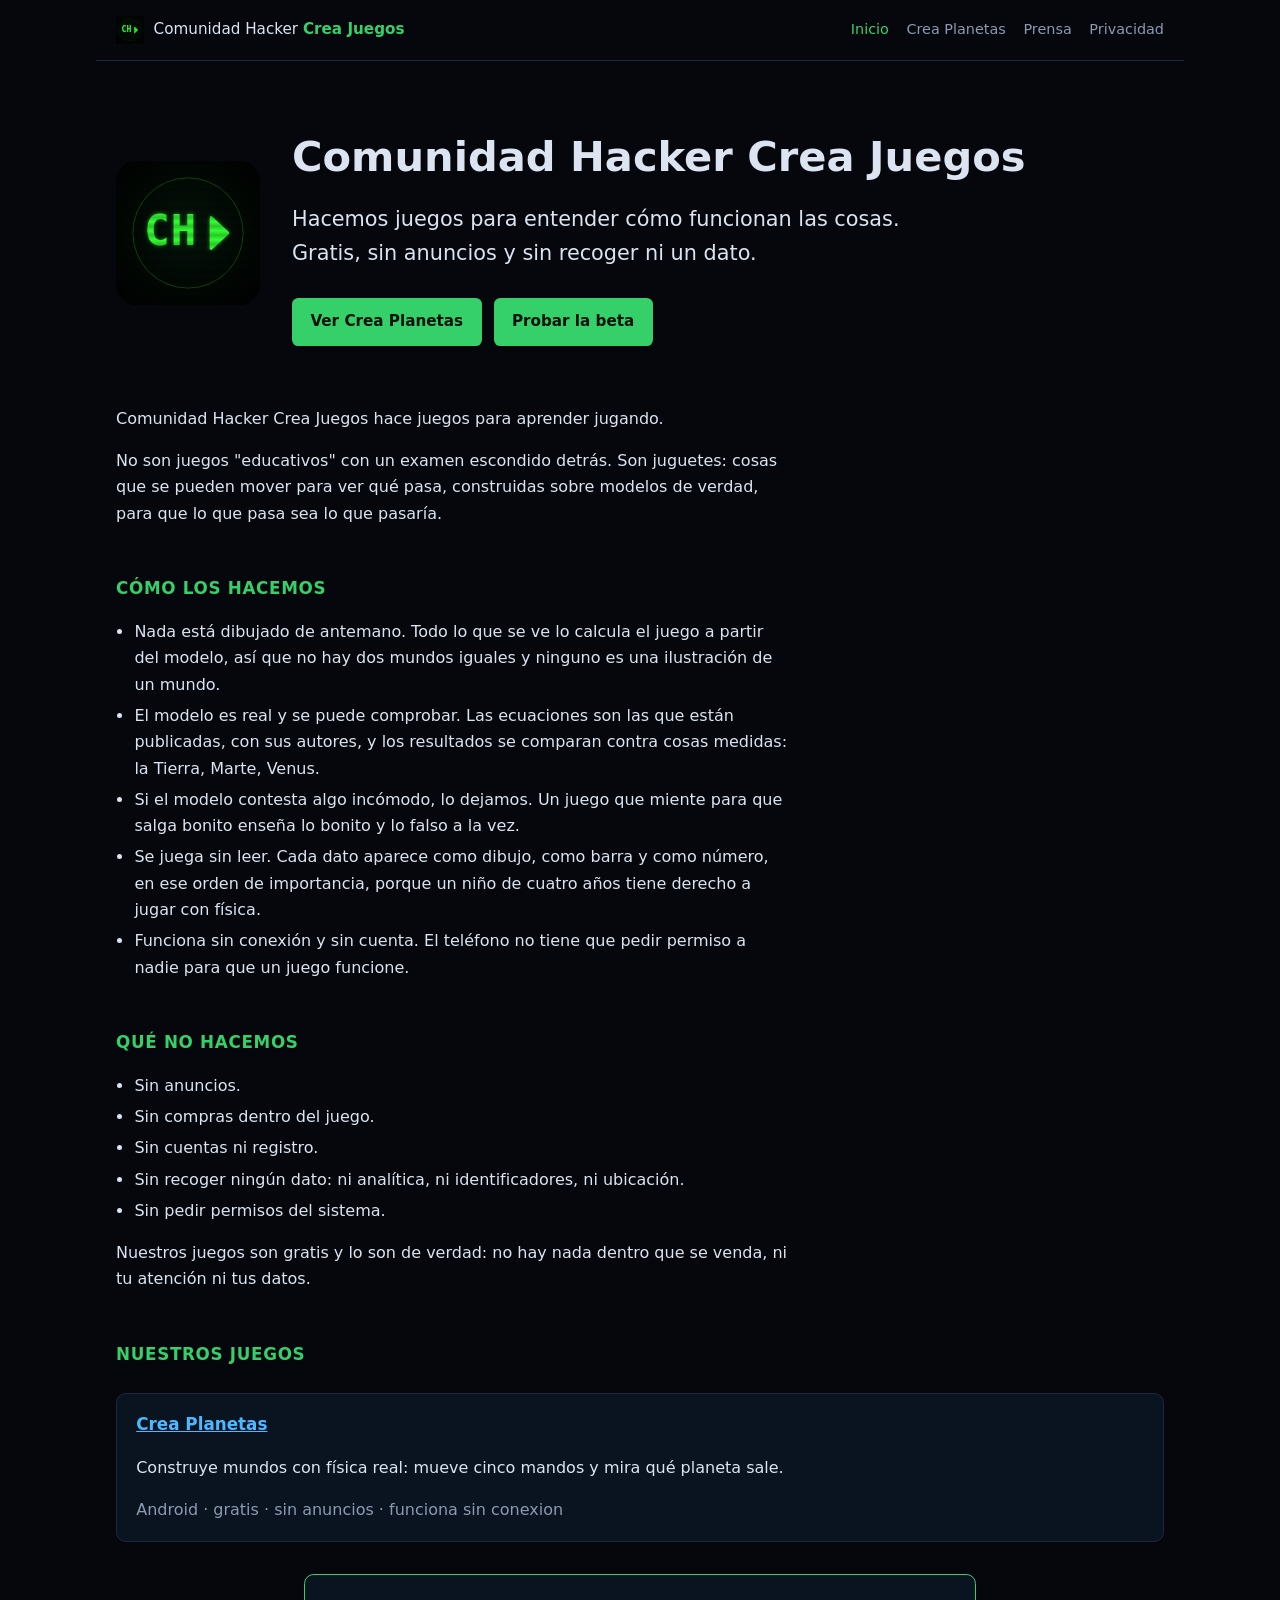
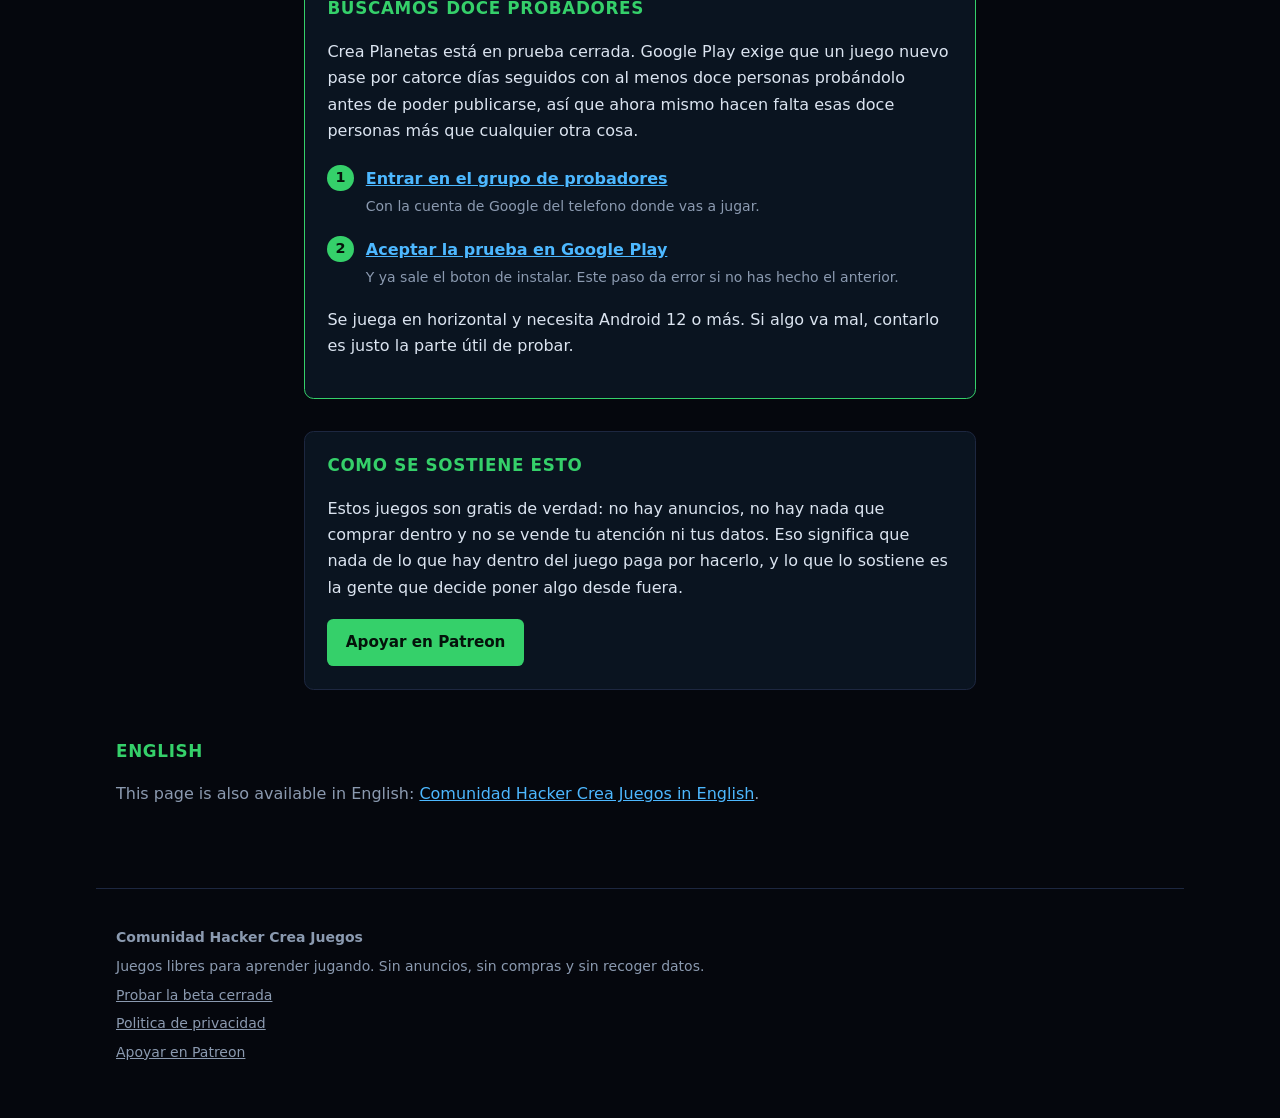
<file: index.html>
<!doctype html>
<html lang="es">
<head>
<meta charset="utf-8">
<meta name="viewport" content="width=device-width, initial-scale=1">
<title>Comunidad Hacker Crea Juegos</title>
<meta name="description" content="Hacemos juegos para entender cómo funcionan las cosas. Gratis, sin anuncios y sin recoger ni un dato.">
<meta name="color-scheme" content="dark">
<link rel="canonical" href="https://comhackcreajuegos.com/index.html">
<link rel="icon" type="image/svg+xml" href="assets/icon.svg">
<link rel="stylesheet" href="assets/sitio.css">
<meta property="og:type" content="website">
<meta property="og:title" content="Comunidad Hacker Crea Juegos">
<meta property="og:description" content="Hacemos juegos para entender cómo funcionan las cosas. Gratis, sin anuncios y sin recoger ni un dato.">
<meta property="og:image" content="https://comhackcreajuegos.com/assets/dev-feature.png">
<meta property="og:url" content="https://comhackcreajuegos.com/index.html">
<meta name="twitter:card" content="summary_large_image">
<!--
  PAGINA GENERADA. No la edites a mano: "npm run sitio" la reescribe entera desde
  play/*.md en el repositorio del juego, y cualquier cambio hecho aqui se pierde en la
  siguiente generacion. Para cambiar un texto, cambialo en play/.
-->
</head>
<body>

<a class="salta" href="#principal">Ir al contenido</a>

<header class="barra">
  <a class="marca" href="index.html">
    <img src="assets/dev-logo.svg" alt="" width="28" height="28">
    <span>Comunidad Hacker <b>Crea Juegos</b></span>
  </a>
  <nav aria-label="Secciones">
    <a href="index.html" aria-current="page">Inicio</a>
    <a href="crea-planetas/index.html">Crea Planetas</a>
    <a href="prensa.html">Prensa</a>
    <a href="privacidad.html">Privacidad</a>
  </nav>
</header>

<main id="principal">

<div class="heroe">
  <img src="assets/dev-logo.svg" alt="Logotipo de Comunidad Hacker Crea Juegos">
  <div>
    <h1>Comunidad Hacker Crea Juegos</h1>
    <p class="reclamo">Hacemos juegos para entender cómo funcionan las cosas. Gratis, sin anuncios y sin recoger ni un dato.</p>
    <div class="botones">
      <a class="boton" href="crea-planetas/index.html">Ver Crea Planetas</a>
      <a class="boton" href="crea-planetas/index.html#beta">Probar la beta</a>
    </div>
  </div>
</div>

<section class="medida">
<p>Comunidad Hacker Crea Juegos hace juegos para aprender jugando.</p>
<p>No son juegos &quot;educativos&quot; con un examen escondido detrás. Son juguetes: cosas que se pueden mover para ver qué pasa, construidas sobre modelos de verdad, para que lo que pasa sea lo que pasaría.</p>
<h2>CÓMO LOS HACEMOS</h2>
<ul>
  <li>Nada está dibujado de antemano. Todo lo que se ve lo calcula el juego a partir del modelo, así que no hay dos mundos iguales y ninguno es una ilustración de un mundo.</li>
  <li>El modelo es real y se puede comprobar. Las ecuaciones son las que están publicadas, con sus autores, y los resultados se comparan contra cosas medidas: la Tierra, Marte, Venus.</li>
  <li>Si el modelo contesta algo incómodo, lo dejamos. Un juego que miente para que salga bonito enseña lo bonito y lo falso a la vez.</li>
  <li>Se juega sin leer. Cada dato aparece como dibujo, como barra y como número, en ese orden de importancia, porque un niño de cuatro años tiene derecho a jugar con física.</li>
  <li>Funciona sin conexión y sin cuenta. El teléfono no tiene que pedir permiso a nadie para que un juego funcione.</li>
</ul>
<h2>QUÉ NO HACEMOS</h2>
<ul>
  <li>Sin anuncios.</li>
  <li>Sin compras dentro del juego.</li>
  <li>Sin cuentas ni registro.</li>
  <li>Sin recoger ningún dato: ni analítica, ni identificadores, ni ubicación.</li>
  <li>Sin pedir permisos del sistema.</li>
</ul>
<p>Nuestros juegos son gratis y lo son de verdad: no hay nada dentro que se venda, ni tu atención ni tus datos.</p>
</section>

<h2>Nuestros juegos</h2>
<div class="rejilla">
  <article class="tarjeta">
    <h3><a href="crea-planetas/index.html">Crea Planetas</a></h3>
    <p>Construye mundos con física real: mueve cinco mandos y mira qué planeta sale.</p>
    <p class="apagado">Android · gratis · sin anuncios · funciona sin conexion</p>
  </article>
</div>

<section class="beta medida">
  <h2>Buscamos doce probadores</h2>
<p>Crea Planetas está en prueba cerrada. Google Play exige que un juego nuevo pase por catorce días seguidos con al menos doce personas probándolo antes de poder publicarse, así que ahora mismo hacen falta esas doce personas más que cualquier otra cosa.</p>
  <ol class="pasos">
    <li>
      <a href="https://groups.google.com/g/chcj">Entrar en el grupo de probadores</a>
      <span>Con la cuenta de Google del telefono donde vas a jugar.</span>
    </li>
    <li>
      <a href="https://play.google.com/apps/testing/com.creaplanetas.app">Aceptar la prueba en Google Play</a>
      <span>Y ya sale el boton de instalar. Este paso da error si no has hecho el anterior.</span>
    </li>
  </ol>
<p>Se juega en horizontal y necesita Android 12 o más. Si algo va mal, contarlo es justo la parte útil de probar.</p>
</section>

<section class="apoyo medida">
  <h2>Como se sostiene esto</h2>
<p>Estos juegos son gratis de verdad: no hay anuncios, no hay nada que comprar dentro y no se vende tu atención ni tus datos. Eso significa que nada de lo que hay dentro del juego paga por hacerlo, y lo que lo sostiene es la gente que decide poner algo desde fuera.</p>
  <p class="botones">
    <a class="boton" href="https://www.patreon.com/c/comunidadhacker">Apoyar en Patreon</a>
  </p>
</section>

<h2>English</h2>
<section class="medida">
<p class="apagado">
  This page is also available in English:
  <a href="en/index.html">Comunidad Hacker Crea Juegos in English</a>.
</p>
</section>

</main>

<footer class="pie">
  <p><strong>Comunidad Hacker Crea Juegos</strong></p>
  <p>Juegos libres para aprender jugando. Sin anuncios, sin compras y sin recoger datos.</p>
  <p><a href="crea-planetas/index.html#beta">Probar la beta cerrada</a></p>
  <p><a href="privacidad.html">Politica de privacidad</a></p>
  <p><a href="https://www.patreon.com/c/comunidadhacker">Apoyar en Patreon</a></p>

</footer>

</body>
</html>
</file>
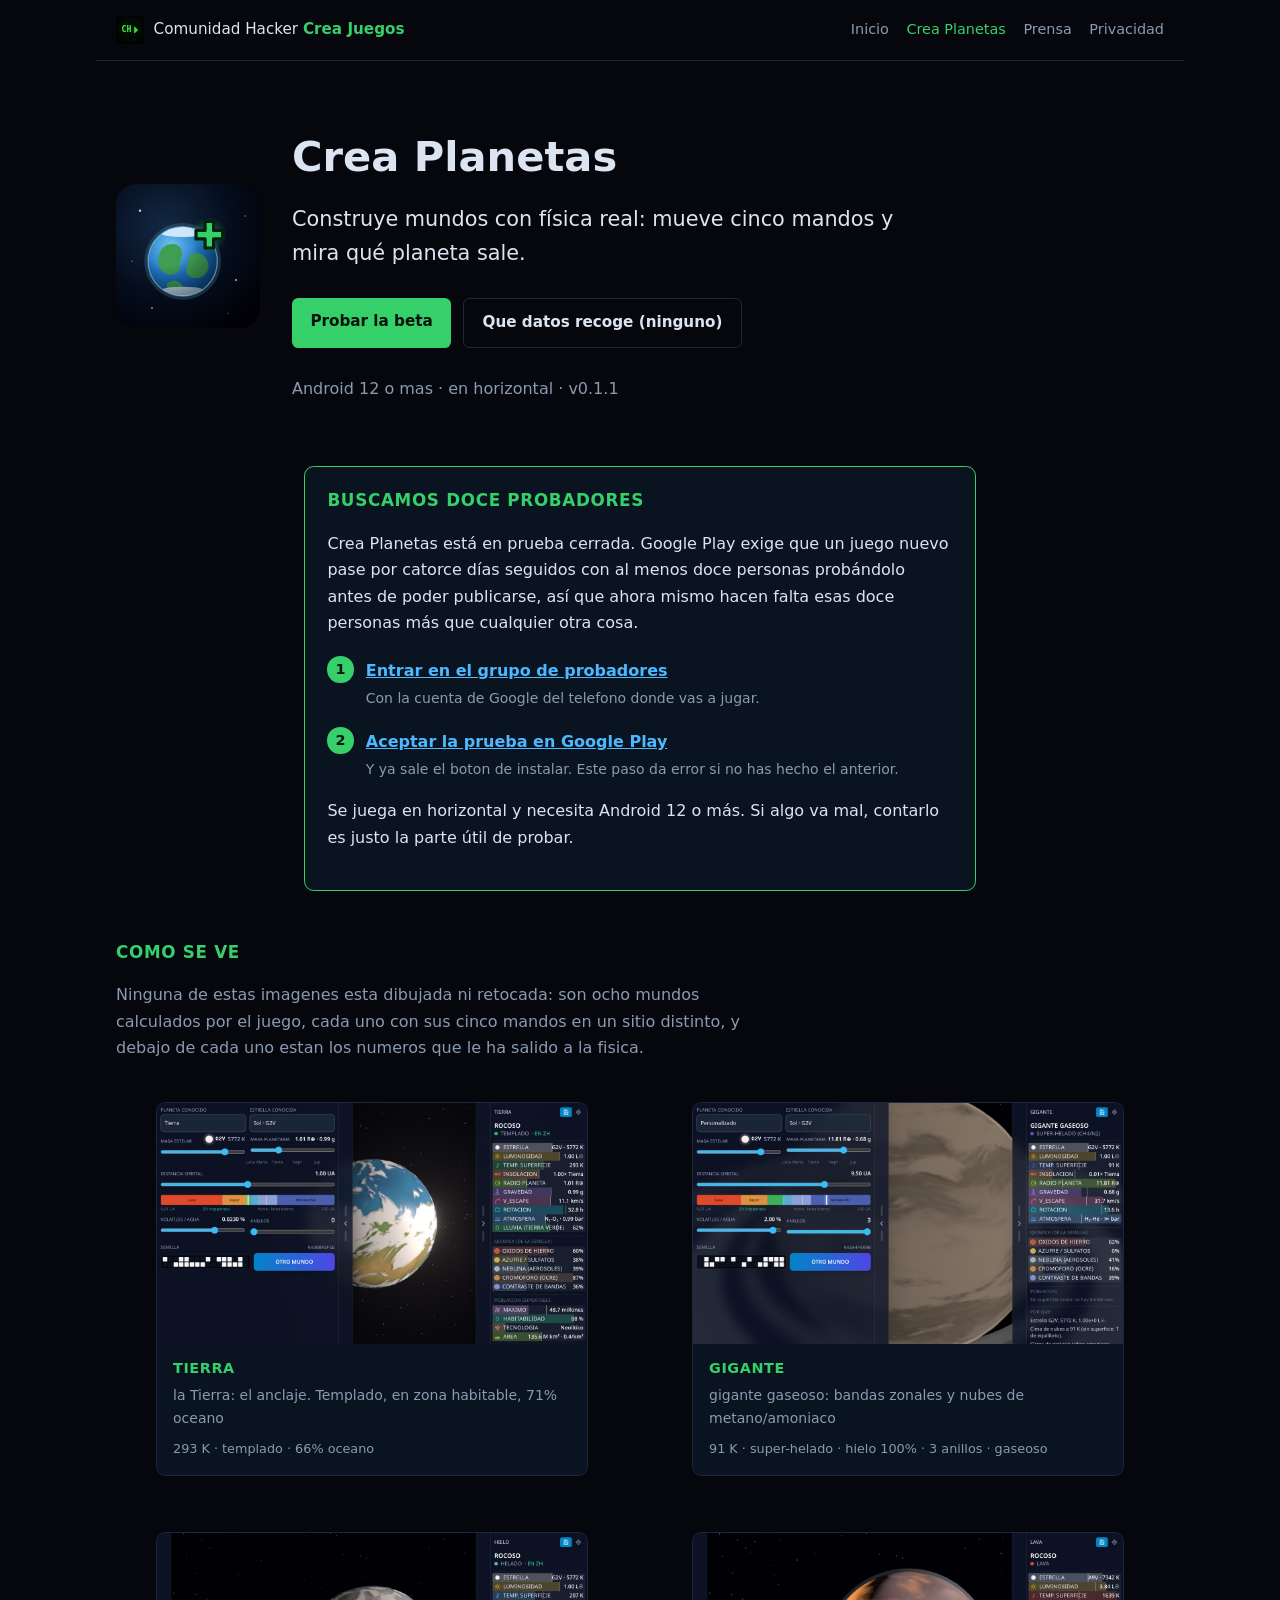
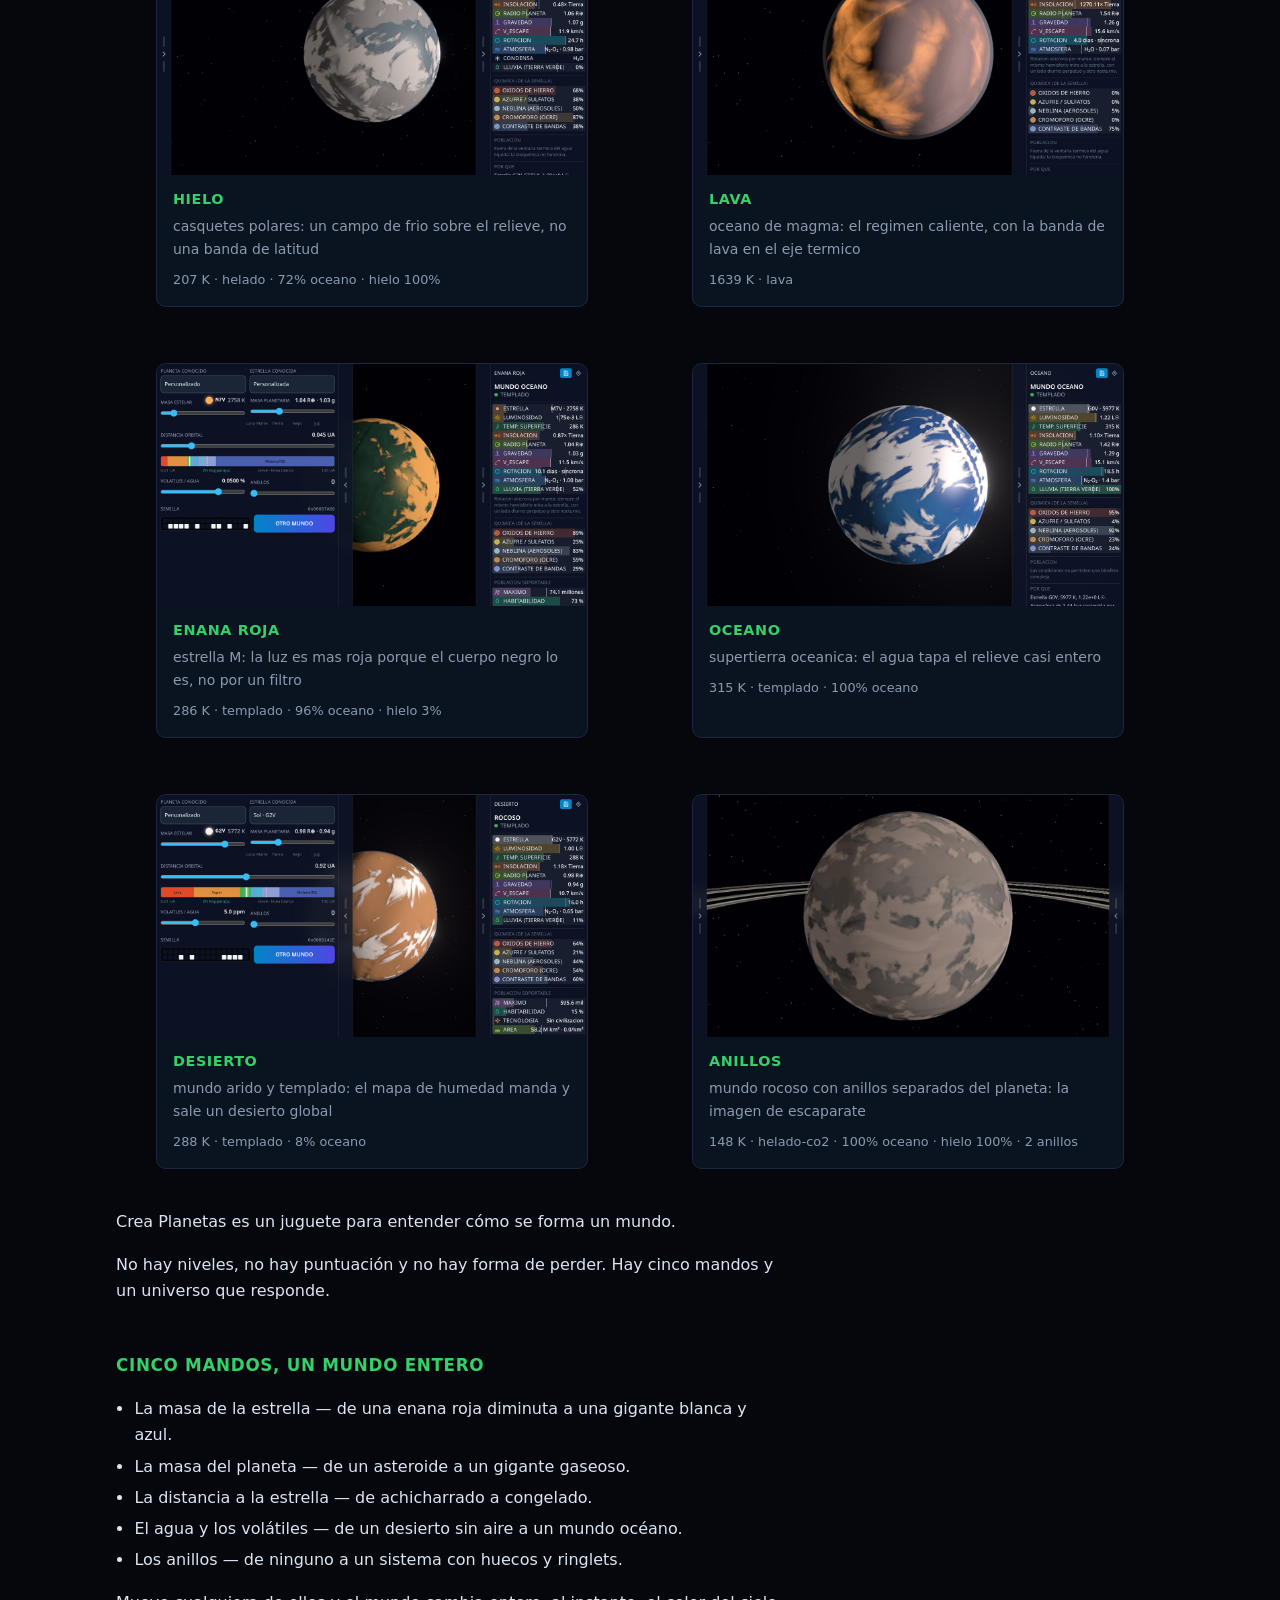
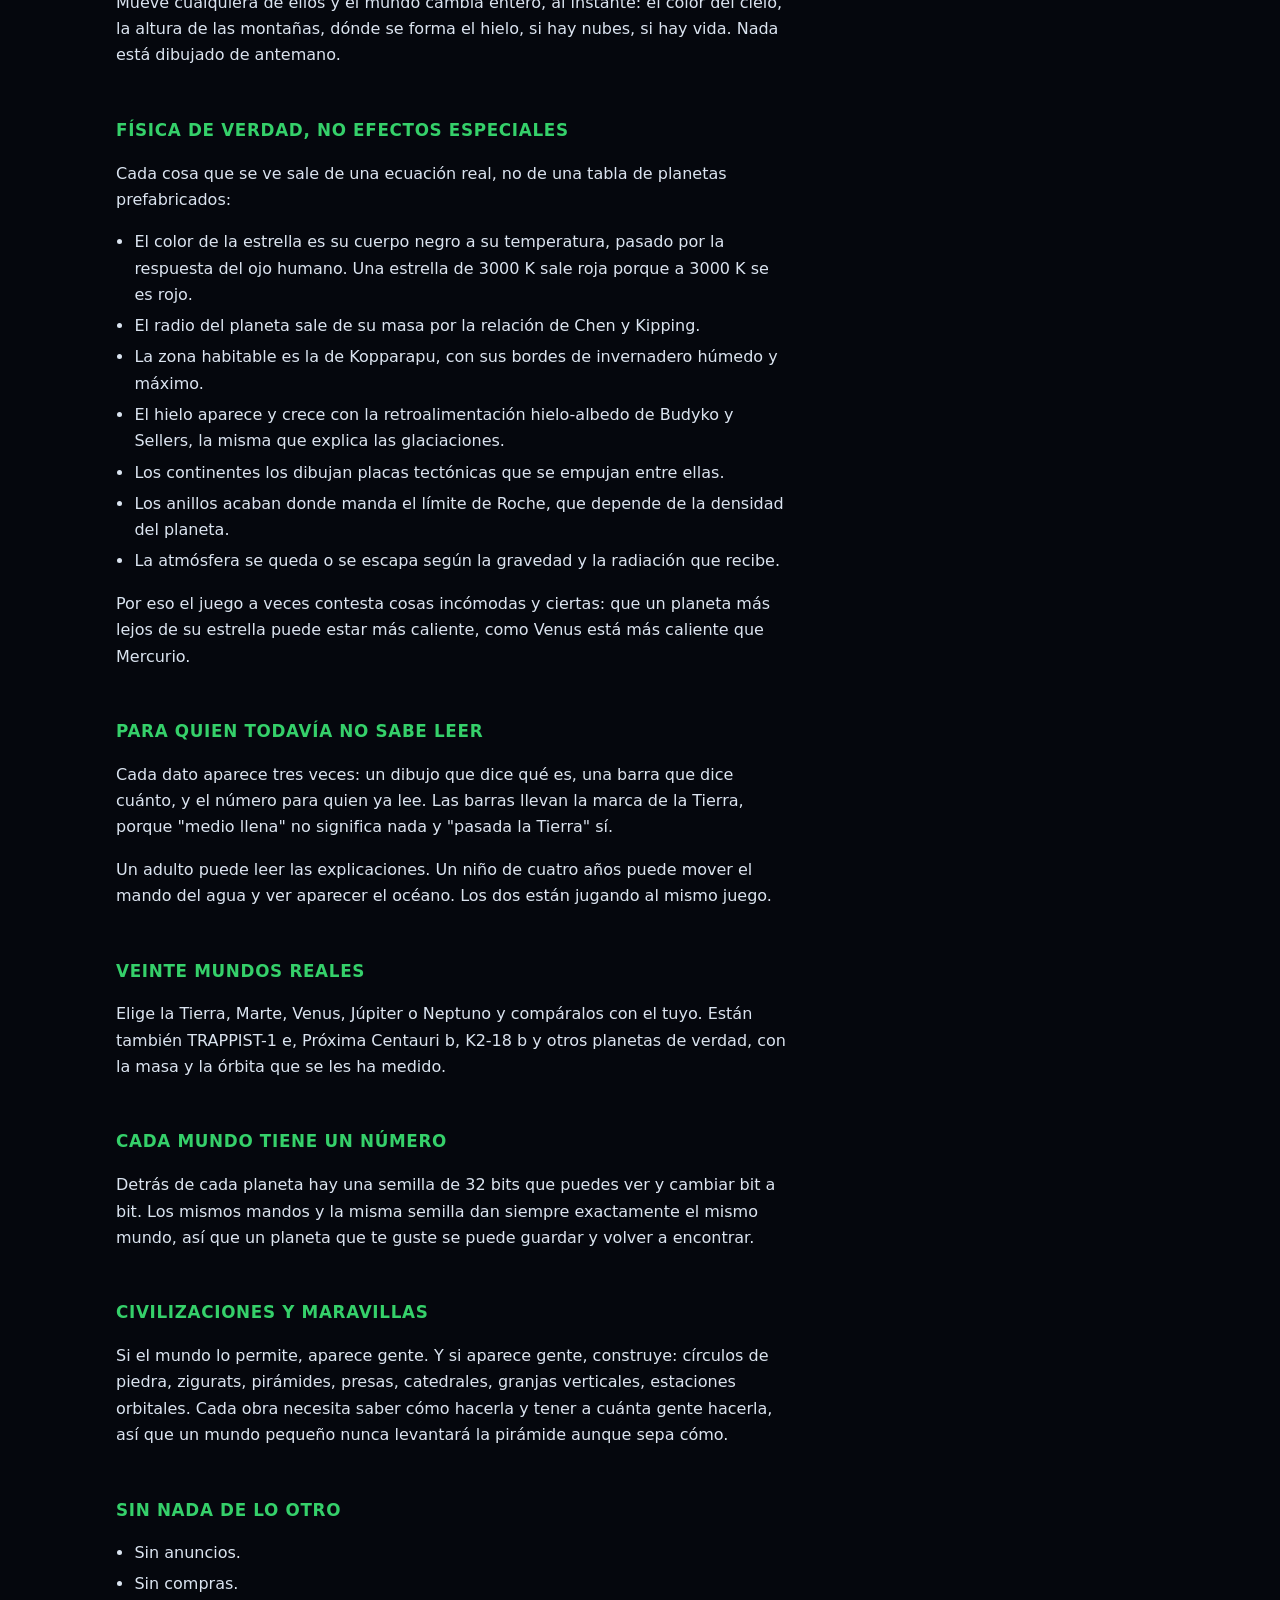
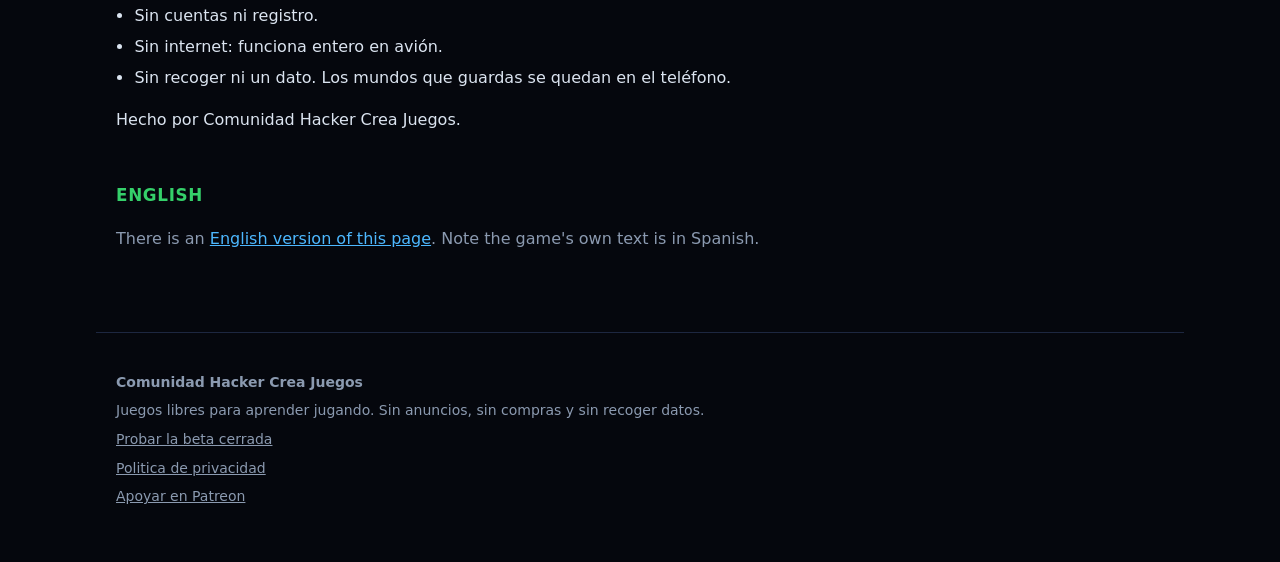
<file: crea-planetas/index.html>
<!doctype html>
<html lang="es">
<head>
<meta charset="utf-8">
<meta name="viewport" content="width=device-width, initial-scale=1">
<title>Crea Planetas — Comunidad Hacker Crea Juegos</title>
<meta name="description" content="Construye mundos con física real: mueve cinco mandos y mira qué planeta sale.">
<meta name="color-scheme" content="dark">
<link rel="canonical" href="https://comhackcreajuegos.com/crea-planetas/index.html">
<link rel="icon" type="image/svg+xml" href="../assets/icon.svg">
<link rel="stylesheet" href="../assets/sitio.css">
<meta property="og:type" content="website">
<meta property="og:title" content="Crea Planetas — Comunidad Hacker Crea Juegos">
<meta property="og:description" content="Construye mundos con física real: mueve cinco mandos y mira qué planeta sale.">
<meta property="og:image" content="https://comhackcreajuegos.com/capturas/01-tierra.png">
<meta property="og:url" content="https://comhackcreajuegos.com/crea-planetas/index.html">
<meta name="twitter:card" content="summary_large_image">
<!--
  PAGINA GENERADA. No la edites a mano: "npm run sitio" la reescribe entera desde
  play/*.md en el repositorio del juego, y cualquier cambio hecho aqui se pierde en la
  siguiente generacion. Para cambiar un texto, cambialo en play/.
-->
</head>
<body>

<a class="salta" href="#principal">Ir al contenido</a>

<header class="barra">
  <a class="marca" href="../index.html">
    <img src="../assets/dev-logo.svg" alt="" width="28" height="28">
    <span>Comunidad Hacker <b>Crea Juegos</b></span>
  </a>
  <nav aria-label="Secciones">
    <a href="../index.html">Inicio</a>
    <a href="../crea-planetas/index.html" aria-current="page">Crea Planetas</a>
    <a href="../prensa.html">Prensa</a>
    <a href="../privacidad.html">Privacidad</a>
  </nav>
</header>

<main id="principal">

<div class="heroe">
  <img src="../assets/icon.svg" alt="Icono de Crea Planetas">
  <div>
    <h1>Crea Planetas</h1>
    <p class="reclamo">Construye mundos con física real: mueve cinco mandos y mira qué planeta sale.</p>
    <div class="botones">
      <a class="boton" href="#beta">Probar la beta</a>
      <a class="boton secundario" href="../privacidad.html">Que datos recoge (ninguno)</a>
    </div>
    <p class="apagado">Android 12 o mas · en horizontal · v0.1.1</p>
  </div>
</div>

<div id="beta"><section class="beta medida">
  <h2>Buscamos doce probadores</h2>
<p>Crea Planetas está en prueba cerrada. Google Play exige que un juego nuevo pase por catorce días seguidos con al menos doce personas probándolo antes de poder publicarse, así que ahora mismo hacen falta esas doce personas más que cualquier otra cosa.</p>
  <ol class="pasos">
    <li>
      <a href="https://groups.google.com/g/chcj">Entrar en el grupo de probadores</a>
      <span>Con la cuenta de Google del telefono donde vas a jugar.</span>
    </li>
    <li>
      <a href="https://play.google.com/apps/testing/com.creaplanetas.app">Aceptar la prueba en Google Play</a>
      <span>Y ya sale el boton de instalar. Este paso da error si no has hecho el anterior.</span>
    </li>
  </ol>
<p>Se juega en horizontal y necesita Android 12 o más. Si algo va mal, contarlo es justo la parte útil de probar.</p>
</section></div>

<h2>Como se ve</h2>
<p class="medida apagado">
  Ninguna de estas imagenes esta dibujada ni retocada: son ocho mundos calculados por el
  juego, cada uno con sus cinco mandos en un sitio distinto, y debajo de cada uno estan los
  numeros que le ha salido a la fisica.
</p>
<div class="galeria">
  <figure class="captura">
    <a href="../capturas/01-tierra.png"
       aria-label="Abrir la captura de TIERRA a tamano completo, PNG 1920x1080">
      <img src="../capturas/01-tierra.jpg" width="1280" height="720" loading="lazy" alt="">
    </a>
    <figcaption>
      <strong>TIERRA</strong>
      <span>la Tierra: el anclaje. Templado, en zona habitable, 71% oceano</span>
      <span class="datos">293 K · templado · 66% oceano</span>
    </figcaption>
  </figure>
  <figure class="captura">
    <a href="../capturas/02-gigante-gaseoso.png"
       aria-label="Abrir la captura de GIGANTE a tamano completo, PNG 1920x1080">
      <img src="../capturas/02-gigante-gaseoso.jpg" width="1280" height="720" loading="lazy" alt="">
    </a>
    <figcaption>
      <strong>GIGANTE</strong>
      <span>gigante gaseoso: bandas zonales y nubes de metano/amoniaco</span>
      <span class="datos">91 K · super-helado · hielo 100% · 3 anillos · gaseoso</span>
    </figcaption>
  </figure>
  <figure class="captura">
    <a href="../capturas/03-mundo-helado.png"
       aria-label="Abrir la captura de HIELO a tamano completo, PNG 1920x1080">
      <img src="../capturas/03-mundo-helado.jpg" width="1280" height="720" loading="lazy" alt="">
    </a>
    <figcaption>
      <strong>HIELO</strong>
      <span>casquetes polares: un campo de frio sobre el relieve, no una banda de latitud</span>
      <span class="datos">207 K · helado · 72% oceano · hielo 100%</span>
    </figcaption>
  </figure>
  <figure class="captura">
    <a href="../capturas/04-mundo-lava.png"
       aria-label="Abrir la captura de LAVA a tamano completo, PNG 1920x1080">
      <img src="../capturas/04-mundo-lava.jpg" width="1280" height="720" loading="lazy" alt="">
    </a>
    <figcaption>
      <strong>LAVA</strong>
      <span>oceano de magma: el regimen caliente, con la banda de lava en el eje termico</span>
      <span class="datos">1639 K · lava</span>
    </figcaption>
  </figure>
  <figure class="captura">
    <a href="../capturas/05-enana-roja.png"
       aria-label="Abrir la captura de ENANA ROJA a tamano completo, PNG 1920x1080">
      <img src="../capturas/05-enana-roja.jpg" width="1280" height="720" loading="lazy" alt="">
    </a>
    <figcaption>
      <strong>ENANA ROJA</strong>
      <span>estrella M: la luz es mas roja porque el cuerpo negro lo es, no por un filtro</span>
      <span class="datos">286 K · templado · 96% oceano · hielo 3%</span>
    </figcaption>
  </figure>
  <figure class="captura">
    <a href="../capturas/06-mundo-oceano.png"
       aria-label="Abrir la captura de OCEANO a tamano completo, PNG 1920x1080">
      <img src="../capturas/06-mundo-oceano.jpg" width="1280" height="720" loading="lazy" alt="">
    </a>
    <figcaption>
      <strong>OCEANO</strong>
      <span>supertierra oceanica: el agua tapa el relieve casi entero</span>
      <span class="datos">315 K · templado · 100% oceano</span>
    </figcaption>
  </figure>
  <figure class="captura">
    <a href="../capturas/07-desierto.png"
       aria-label="Abrir la captura de DESIERTO a tamano completo, PNG 1920x1080">
      <img src="../capturas/07-desierto.jpg" width="1280" height="720" loading="lazy" alt="">
    </a>
    <figcaption>
      <strong>DESIERTO</strong>
      <span>mundo arido y templado: el mapa de humedad manda y sale un desierto global</span>
      <span class="datos">288 K · templado · 8% oceano</span>
    </figcaption>
  </figure>
  <figure class="captura">
    <a href="../capturas/08-anillos.png"
       aria-label="Abrir la captura de ANILLOS a tamano completo, PNG 1920x1080">
      <img src="../capturas/08-anillos.jpg" width="1280" height="720" loading="lazy" alt="">
    </a>
    <figcaption>
      <strong>ANILLOS</strong>
      <span>mundo rocoso con anillos separados del planeta: la imagen de escaparate</span>
      <span class="datos">148 K · helado-co2 · 100% oceano · hielo 100% · 2 anillos</span>
    </figcaption>
  </figure>
</div>

<section class="medida">
<p>Crea Planetas es un juguete para entender cómo se forma un mundo.</p>
<p>No hay niveles, no hay puntuación y no hay forma de perder. Hay cinco mandos y un universo que responde.</p>
<h2>CINCO MANDOS, UN MUNDO ENTERO</h2>
<ul>
  <li>La masa de la estrella — de una enana roja diminuta a una gigante blanca y azul.</li>
  <li>La masa del planeta — de un asteroide a un gigante gaseoso.</li>
  <li>La distancia a la estrella — de achicharrado a congelado.</li>
  <li>El agua y los volátiles — de un desierto sin aire a un mundo océano.</li>
  <li>Los anillos — de ninguno a un sistema con huecos y ringlets.</li>
</ul>
<p>Mueve cualquiera de ellos y el mundo cambia entero, al instante: el color del cielo, la altura de las montañas, dónde se forma el hielo, si hay nubes, si hay vida. Nada está dibujado de antemano.</p>
<h2>FÍSICA DE VERDAD, NO EFECTOS ESPECIALES</h2>
<p>Cada cosa que se ve sale de una ecuación real, no de una tabla de planetas prefabricados:</p>
<ul>
  <li>El color de la estrella es su cuerpo negro a su temperatura, pasado por la respuesta del ojo humano. Una estrella de 3000 K sale roja porque a 3000 K se es rojo.</li>
  <li>El radio del planeta sale de su masa por la relación de Chen y Kipping.</li>
  <li>La zona habitable es la de Kopparapu, con sus bordes de invernadero húmedo y máximo.</li>
  <li>El hielo aparece y crece con la retroalimentación hielo-albedo de Budyko y Sellers, la misma que explica las glaciaciones.</li>
  <li>Los continentes los dibujan placas tectónicas que se empujan entre ellas.</li>
  <li>Los anillos acaban donde manda el límite de Roche, que depende de la densidad del planeta.</li>
  <li>La atmósfera se queda o se escapa según la gravedad y la radiación que recibe.</li>
</ul>
<p>Por eso el juego a veces contesta cosas incómodas y ciertas: que un planeta más lejos de su estrella puede estar más caliente, como Venus está más caliente que Mercurio.</p>
<h2>PARA QUIEN TODAVÍA NO SABE LEER</h2>
<p>Cada dato aparece tres veces: un dibujo que dice qué es, una barra que dice cuánto, y el número para quien ya lee. Las barras llevan la marca de la Tierra, porque &quot;medio llena&quot; no significa nada y &quot;pasada la Tierra&quot; sí.</p>
<p>Un adulto puede leer las explicaciones. Un niño de cuatro años puede mover el mando del agua y ver aparecer el océano. Los dos están jugando al mismo juego.</p>
<h2>VEINTE MUNDOS REALES</h2>
<p>Elige la Tierra, Marte, Venus, Júpiter o Neptuno y compáralos con el tuyo. Están también TRAPPIST-1 e, Próxima Centauri b, K2-18 b y otros planetas de verdad, con la masa y la órbita que se les ha medido.</p>
<h2>CADA MUNDO TIENE UN NÚMERO</h2>
<p>Detrás de cada planeta hay una semilla de 32 bits que puedes ver y cambiar bit a bit. Los mismos mandos y la misma semilla dan siempre exactamente el mismo mundo, así que un planeta que te guste se puede guardar y volver a encontrar.</p>
<h2>CIVILIZACIONES Y MARAVILLAS</h2>
<p>Si el mundo lo permite, aparece gente. Y si aparece gente, construye: círculos de piedra, zigurats, pirámides, presas, catedrales, granjas verticales, estaciones orbitales. Cada obra necesita saber cómo hacerla y tener a cuánta gente hacerla, así que un mundo pequeño nunca levantará la pirámide aunque sepa cómo.</p>
<h2>SIN NADA DE LO OTRO</h2>
<ul>
  <li>Sin anuncios.</li>
  <li>Sin compras.</li>
  <li>Sin cuentas ni registro.</li>
  <li>Sin internet: funciona entero en avión.</li>
  <li>Sin recoger ni un dato. Los mundos que guardas se quedan en el teléfono.</li>
</ul>
<p>Hecho por Comunidad Hacker Crea Juegos.</p>
</section>

<h2>English</h2>
<p class="medida apagado">
  There is an <a href="en.html">English version of this page</a>. Note the game's own text is
  in Spanish.
</p>

</main>

<footer class="pie">
  <p><strong>Comunidad Hacker Crea Juegos</strong></p>
  <p>Juegos libres para aprender jugando. Sin anuncios, sin compras y sin recoger datos.</p>
  <p><a href="../crea-planetas/index.html#beta">Probar la beta cerrada</a></p>
  <p><a href="../privacidad.html">Politica de privacidad</a></p>
  <p><a href="https://www.patreon.com/c/comunidadhacker">Apoyar en Patreon</a></p>

</footer>

</body>
</html>
</file>
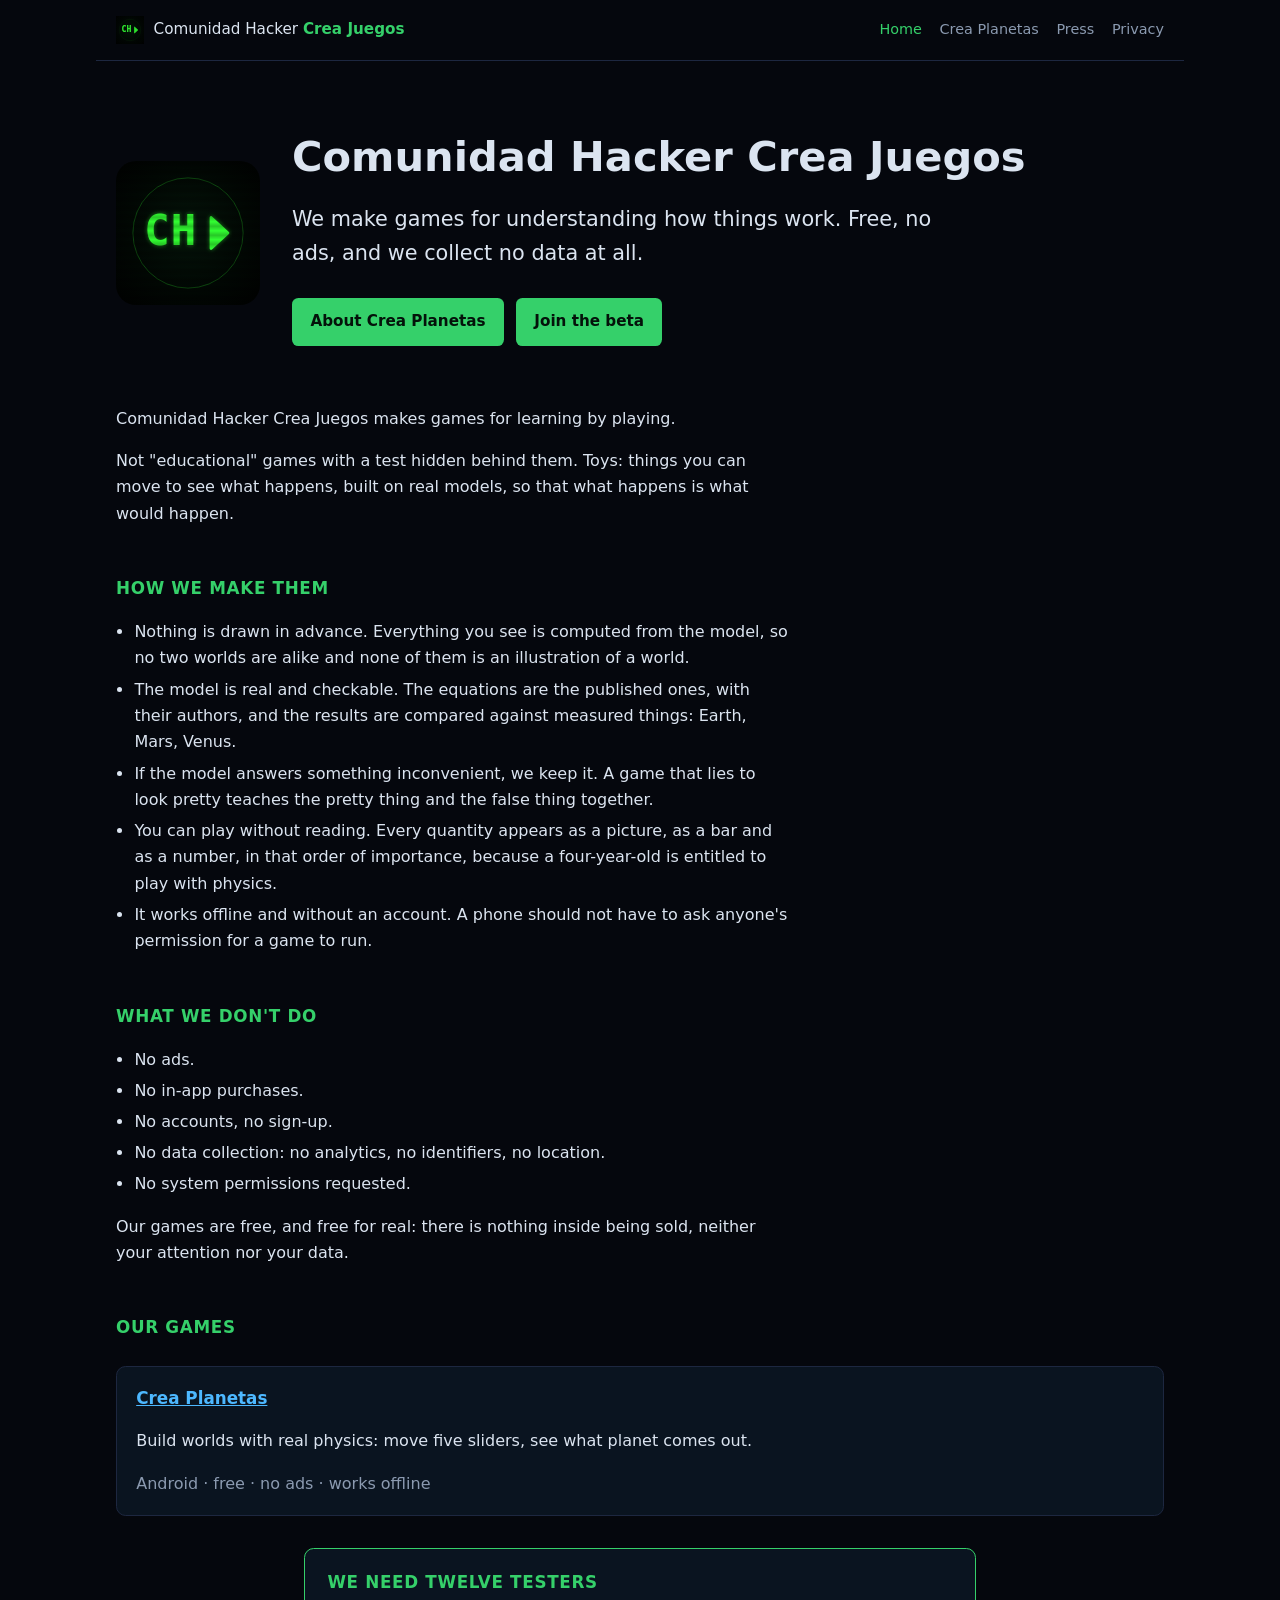
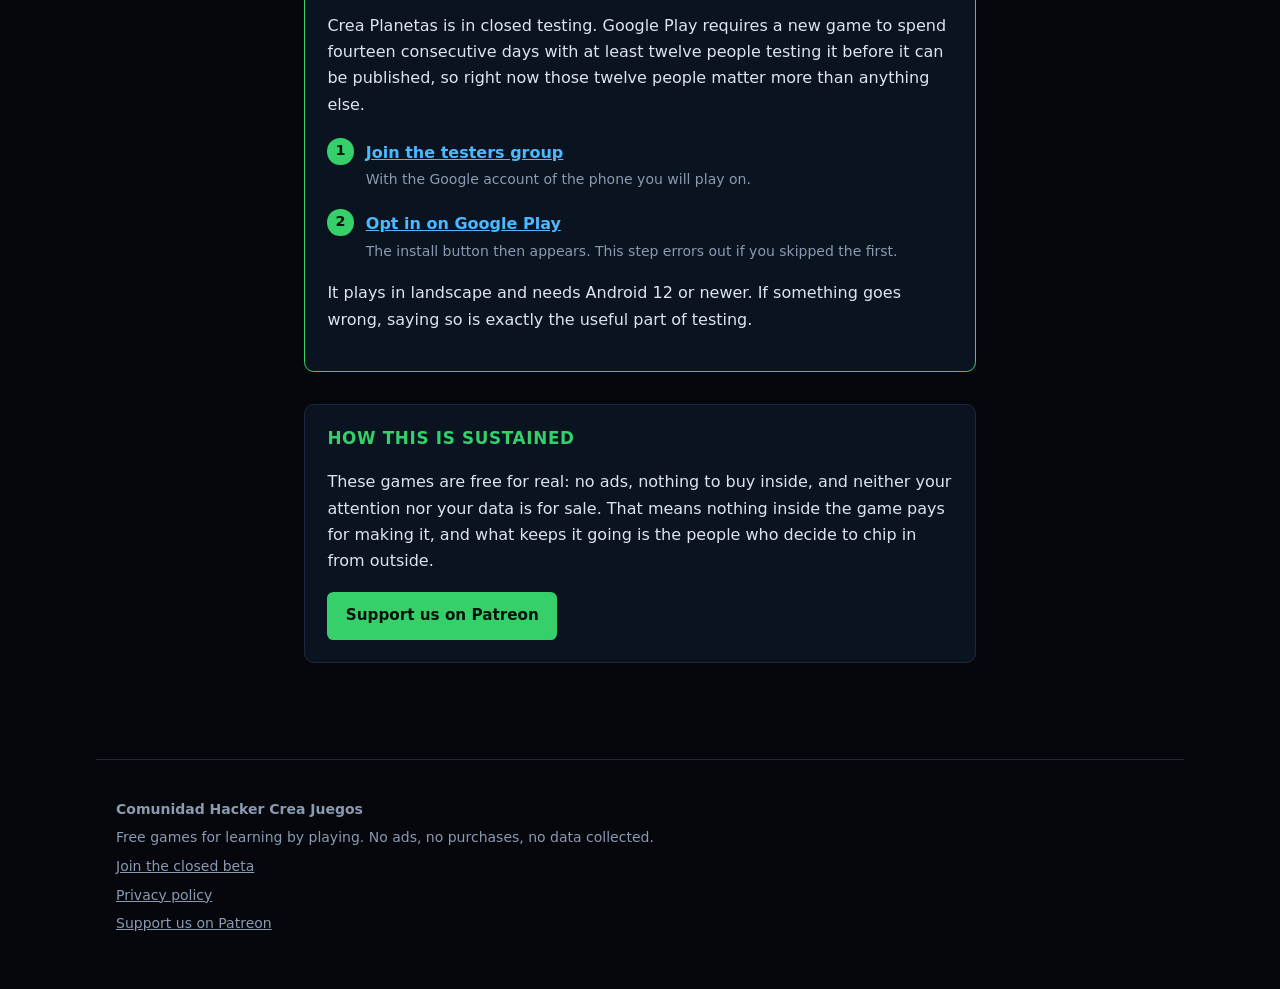
<file: en/index.html>
<!doctype html>
<html lang="en">
<head>
<meta charset="utf-8">
<meta name="viewport" content="width=device-width, initial-scale=1">
<title>Comunidad Hacker Crea Juegos</title>
<meta name="description" content="We make games for understanding how things work. Free, no ads, and we collect no data at all.">
<meta name="color-scheme" content="dark">
<link rel="canonical" href="https://comhackcreajuegos.com/en/index.html">
<link rel="icon" type="image/svg+xml" href="../assets/icon.svg">
<link rel="stylesheet" href="../assets/sitio.css">
<meta property="og:type" content="website">
<meta property="og:title" content="Comunidad Hacker Crea Juegos">
<meta property="og:description" content="We make games for understanding how things work. Free, no ads, and we collect no data at all.">
<meta property="og:image" content="https://comhackcreajuegos.com/assets/dev-feature.png">
<meta property="og:url" content="https://comhackcreajuegos.com/en/index.html">
<meta name="twitter:card" content="summary_large_image">
<!--
  PAGINA GENERADA. No la edites a mano: "npm run sitio" la reescribe entera desde
  play/*.md en el repositorio del juego, y cualquier cambio hecho aqui se pierde en la
  siguiente generacion. Para cambiar un texto, cambialo en play/.
-->
</head>
<body>

<a class="salta" href="#principal">Ir al contenido</a>

<header class="barra">
  <a class="marca" href="../index.html">
    <img src="../assets/dev-logo.svg" alt="" width="28" height="28">
    <span>Comunidad Hacker <b>Crea Juegos</b></span>
  </a>
  <nav aria-label="Sections">
    <a href="../en/index.html" aria-current="page">Home</a>
    <a href="../crea-planetas/en.html">Crea Planetas</a>
    <a href="../prensa.html">Press</a>
    <a href="../privacidad.html">Privacy</a>
  </nav>
</header>

<main id="principal">

<div class="heroe">
  <img src="../assets/dev-logo.svg" alt="Comunidad Hacker Crea Juegos logo">
  <div>
    <h1>Comunidad Hacker Crea Juegos</h1>
    <p class="reclamo">We make games for understanding how things work. Free, no ads, and we collect no data at all.</p>
    <div class="botones">
      <a class="boton" href="../crea-planetas/en.html">About Crea Planetas</a>
      <a class="boton" href="../crea-planetas/en.html#beta">Join the beta</a>
    </div>
  </div>
</div>

<section class="medida">
<p>Comunidad Hacker Crea Juegos makes games for learning by playing.</p>
<p>Not &quot;educational&quot; games with a test hidden behind them. Toys: things you can move to see what happens, built on real models, so that what happens is what would happen.</p>
<h2>HOW WE MAKE THEM</h2>
<ul>
  <li>Nothing is drawn in advance. Everything you see is computed from the model, so no two worlds are alike and none of them is an illustration of a world.</li>
  <li>The model is real and checkable. The equations are the published ones, with their authors, and the results are compared against measured things: Earth, Mars, Venus.</li>
  <li>If the model answers something inconvenient, we keep it. A game that lies to look pretty teaches the pretty thing and the false thing together.</li>
  <li>You can play without reading. Every quantity appears as a picture, as a bar and as a number, in that order of importance, because a four-year-old is entitled to play with physics.</li>
  <li>It works offline and without an account. A phone should not have to ask anyone's permission for a game to run.</li>
</ul>
<h2>WHAT WE DON'T DO</h2>
<ul>
  <li>No ads.</li>
  <li>No in-app purchases.</li>
  <li>No accounts, no sign-up.</li>
  <li>No data collection: no analytics, no identifiers, no location.</li>
  <li>No system permissions requested.</li>
</ul>
<p>Our games are free, and free for real: there is nothing inside being sold, neither your attention nor your data.</p>
</section>

<h2>Our games</h2>
<div class="rejilla">
  <article class="tarjeta">
    <h3><a href="../crea-planetas/en.html">Crea Planetas</a></h3>
    <p>Build worlds with real physics: move five sliders, see what planet comes out.</p>
    <p class="apagado">Android · free · no ads · works offline</p>
  </article>
</div>

<section class="beta medida">
  <h2>We need twelve testers</h2>
<p>Crea Planetas is in closed testing. Google Play requires a new game to spend fourteen consecutive days with at least twelve people testing it before it can be published, so right now those twelve people matter more than anything else.</p>
  <ol class="pasos">
    <li>
      <a href="https://groups.google.com/g/chcj">Join the testers group</a>
      <span>With the Google account of the phone you will play on.</span>
    </li>
    <li>
      <a href="https://play.google.com/apps/testing/com.creaplanetas.app">Opt in on Google Play</a>
      <span>The install button then appears. This step errors out if you skipped the first.</span>
    </li>
  </ol>
<p>It plays in landscape and needs Android 12 or newer. If something goes wrong, saying so is exactly the useful part of testing.</p>
</section>

<section class="apoyo medida">
  <h2>How this is sustained</h2>
<p>These games are free for real: no ads, nothing to buy inside, and neither your attention nor your data is for sale. That means nothing inside the game pays for making it, and what keeps it going is the people who decide to chip in from outside.</p>
  <p class="botones">
    <a class="boton" href="https://www.patreon.com/c/comunidadhacker">Support us on Patreon</a>
  </p>
</section>

</main>

<footer class="pie">
  <p><strong>Comunidad Hacker Crea Juegos</strong></p>
  <p>Free games for learning by playing. No ads, no purchases, no data collected.</p>
  <p><a href="../crea-planetas/en.html#beta">Join the closed beta</a></p>
  <p><a href="../privacidad.html">Privacy policy</a></p>
  <p><a href="https://www.patreon.com/c/comunidadhacker">Support us on Patreon</a></p>

</footer>

</body>
</html>
</file>
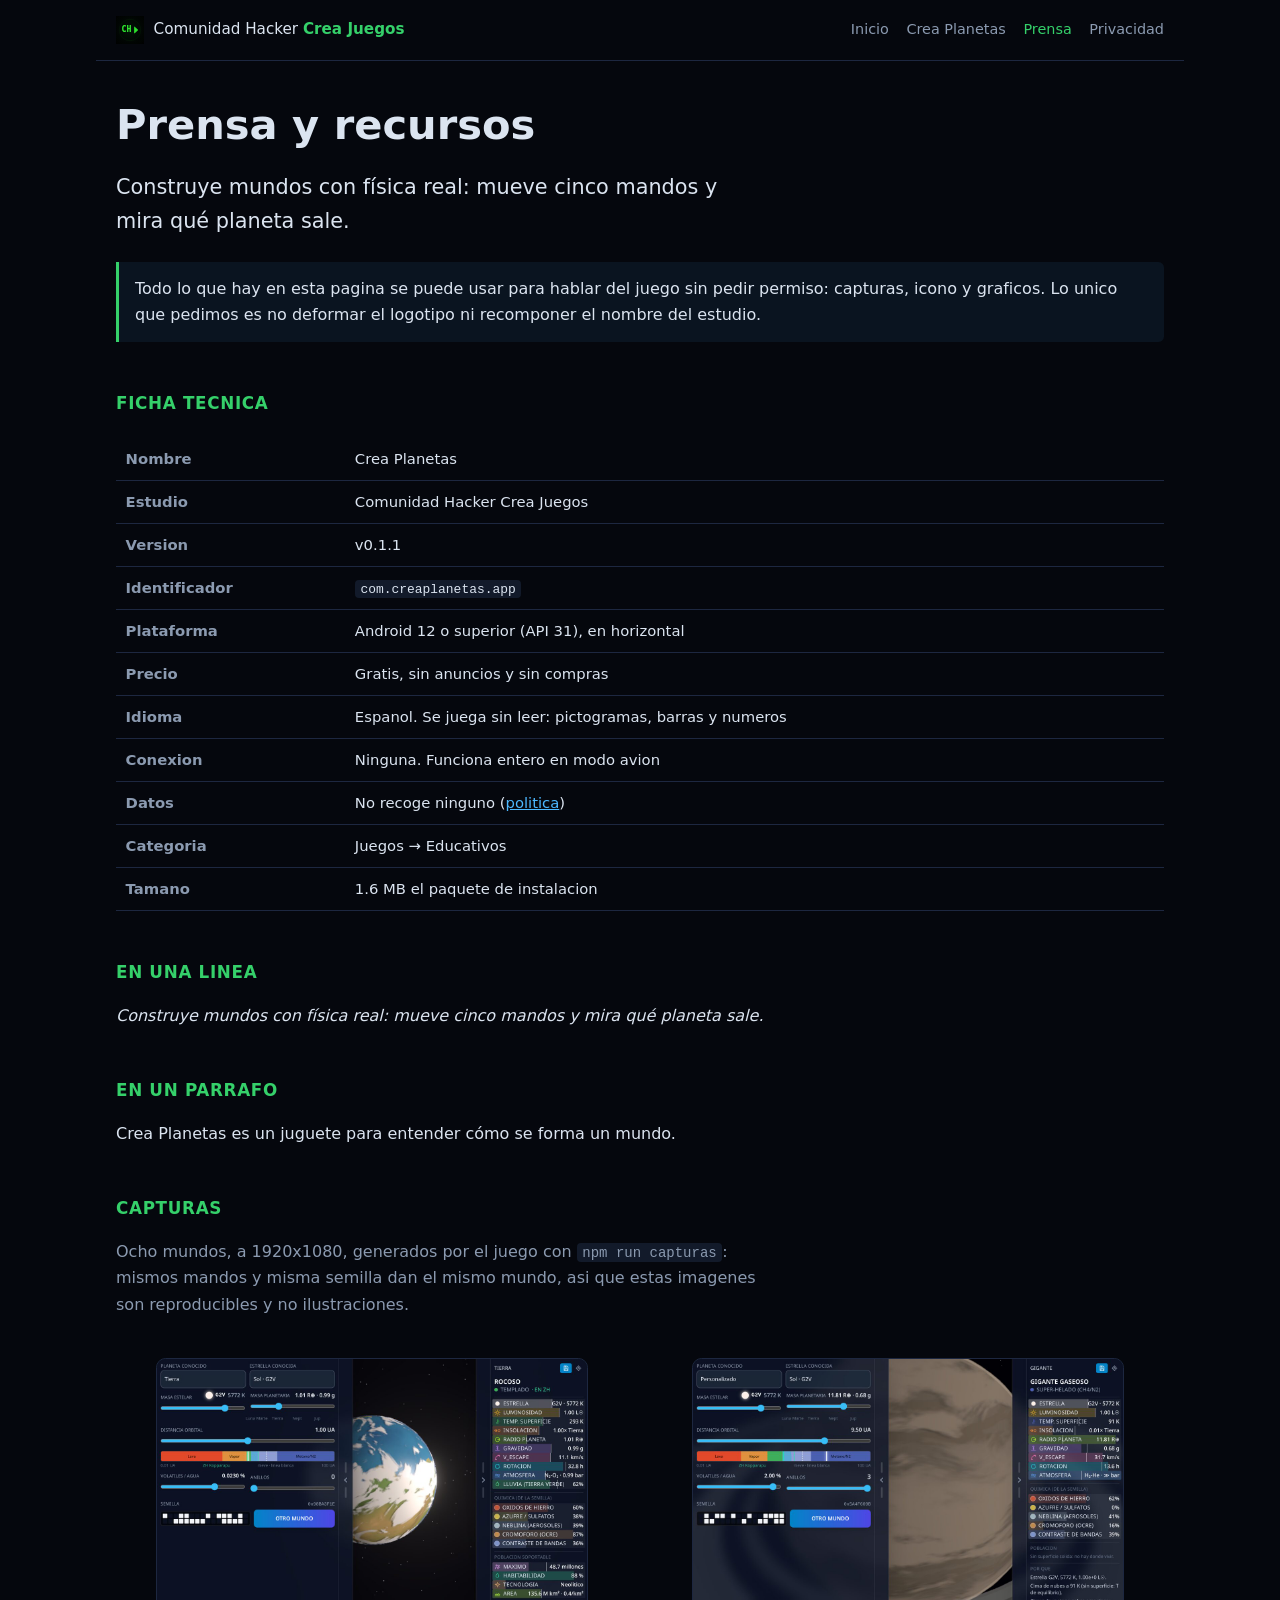
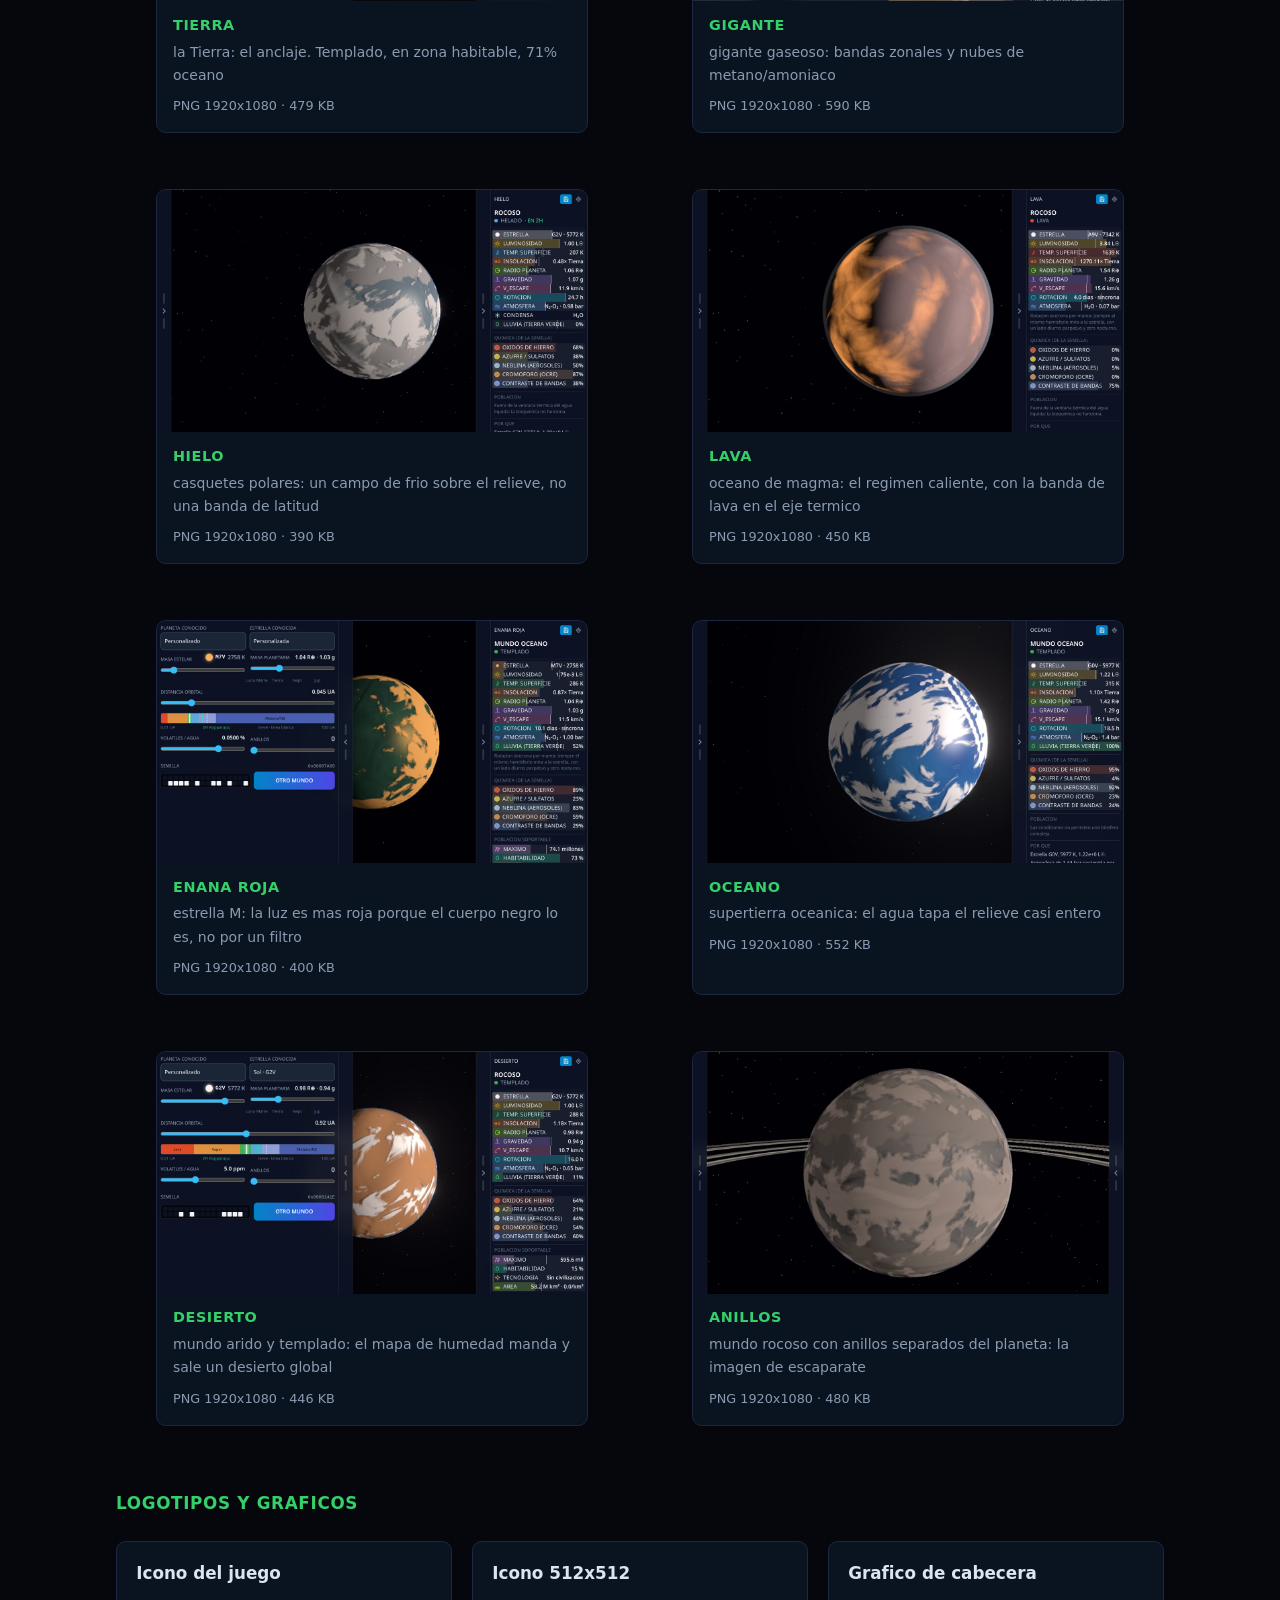
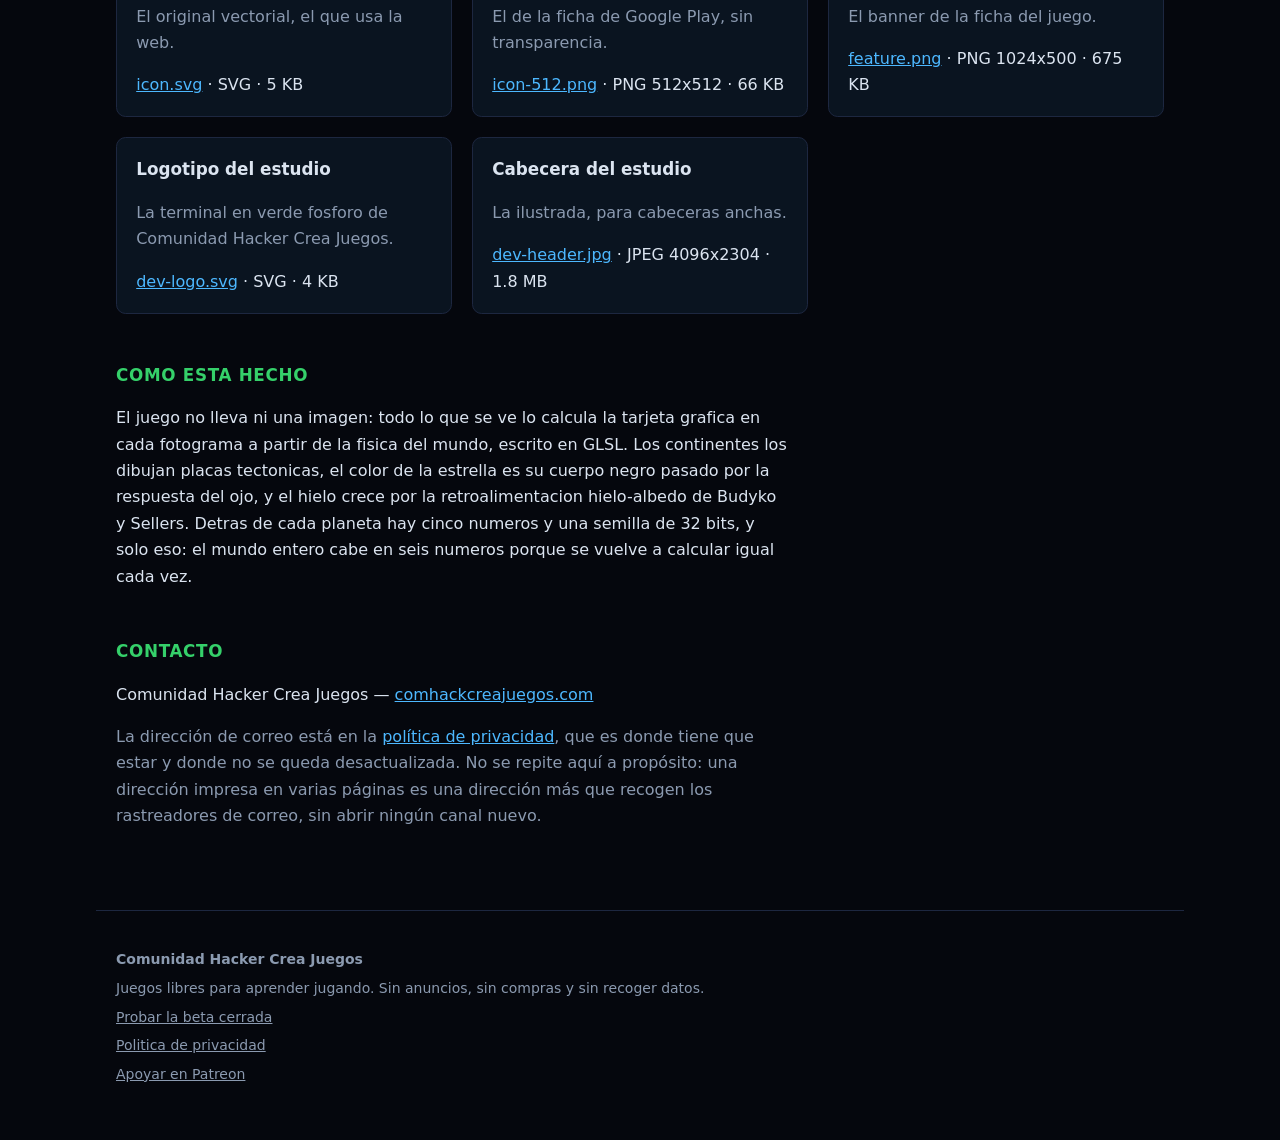
<file: prensa.html>
<!doctype html>
<html lang="es">
<head>
<meta charset="utf-8">
<meta name="viewport" content="width=device-width, initial-scale=1">
<title>Prensa y recursos — Crea Planetas</title>
<meta name="description" content="Capturas, iconos y ficha tecnica de Crea Planetas.">
<meta name="color-scheme" content="dark">
<link rel="canonical" href="https://comhackcreajuegos.com/prensa.html">
<link rel="icon" type="image/svg+xml" href="assets/icon.svg">
<link rel="stylesheet" href="assets/sitio.css">
<meta property="og:type" content="website">
<meta property="og:title" content="Prensa y recursos — Crea Planetas">
<meta property="og:description" content="Capturas, iconos y ficha tecnica de Crea Planetas.">
<meta property="og:image" content="https://comhackcreajuegos.com/capturas/08-anillos.png">
<meta property="og:url" content="https://comhackcreajuegos.com/prensa.html">
<meta name="twitter:card" content="summary_large_image">
<!--
  PAGINA GENERADA. No la edites a mano: "npm run sitio" la reescribe entera desde
  play/*.md en el repositorio del juego, y cualquier cambio hecho aqui se pierde en la
  siguiente generacion. Para cambiar un texto, cambialo en play/.
-->
</head>
<body>

<a class="salta" href="#principal">Ir al contenido</a>

<header class="barra">
  <a class="marca" href="index.html">
    <img src="assets/dev-logo.svg" alt="" width="28" height="28">
    <span>Comunidad Hacker <b>Crea Juegos</b></span>
  </a>
  <nav aria-label="Secciones">
    <a href="index.html">Inicio</a>
    <a href="crea-planetas/index.html">Crea Planetas</a>
    <a href="prensa.html" aria-current="page">Prensa</a>
    <a href="privacidad.html">Privacidad</a>
  </nav>
</header>

<main id="principal">

<h1>Prensa y recursos</h1>
<p class="reclamo">Construye mundos con física real: mueve cinco mandos y mira qué planeta sale.</p>

<div class="destacado">
  Todo lo que hay en esta pagina se puede usar para hablar del juego sin pedir permiso:
  capturas, icono y graficos. Lo unico que pedimos es no deformar el logotipo ni recomponer
  el nombre del estudio.
</div>

<h2>Ficha tecnica</h2>
<table>
  <tbody>
    <tr><th scope="row">Nombre</th><td>Crea Planetas</td></tr>
    <tr><th scope="row">Estudio</th><td>Comunidad Hacker Crea Juegos</td></tr>
    <tr><th scope="row">Version</th><td>v0.1.1</td></tr>
    <tr><th scope="row">Identificador</th><td><code>com.creaplanetas.app</code></td></tr>
    <tr><th scope="row">Plataforma</th><td>Android 12 o superior (API 31), en horizontal</td></tr>
    <tr><th scope="row">Precio</th><td>Gratis, sin anuncios y sin compras</td></tr>
    <tr><th scope="row">Idioma</th><td>Espanol. Se juega sin leer: pictogramas, barras y numeros</td></tr>
    <tr><th scope="row">Conexion</th><td>Ninguna. Funciona entero en modo avion</td></tr>
    <tr><th scope="row">Datos</th><td>No recoge ninguno (<a href="privacidad.html">politica</a>)</td></tr>
    <tr><th scope="row">Categoria</th><td>Juegos → Educativos</td></tr>
    <tr><th scope="row">Tamano</th><td>1.6 MB el paquete de instalacion</td></tr>
  </tbody>
</table>

<h2>En una linea</h2>
<p class="medida"><em>Construye mundos con física real: mueve cinco mandos y mira qué planeta sale.</em></p>

<h2>En un parrafo</h2>
<p class="medida">Crea Planetas es un juguete para entender cómo se forma un mundo.</p>

<h2>Capturas</h2>
<p class="medida apagado">
  Ocho mundos, a 1920x1080, generados por el juego con
  <code>npm run capturas</code>: mismos mandos y misma semilla dan el mismo mundo, asi que
  estas imagenes son reproducibles y no ilustraciones.
</p>
<div class="galeria">
  <figure class="captura">
    <a href="capturas/01-tierra.png" aria-label="Descargar la captura de TIERRA en PNG 1920x1080">
      <img src="capturas/01-tierra.jpg" width="1280" height="720" loading="lazy" alt="">
    </a>
    <figcaption>
      <strong>TIERRA</strong>
      <span>la Tierra: el anclaje. Templado, en zona habitable, 71% oceano</span>
      <span class="datos">PNG 1920x1080 · 479 KB</span>
    </figcaption>
  </figure>
  <figure class="captura">
    <a href="capturas/02-gigante-gaseoso.png" aria-label="Descargar la captura de GIGANTE en PNG 1920x1080">
      <img src="capturas/02-gigante-gaseoso.jpg" width="1280" height="720" loading="lazy" alt="">
    </a>
    <figcaption>
      <strong>GIGANTE</strong>
      <span>gigante gaseoso: bandas zonales y nubes de metano/amoniaco</span>
      <span class="datos">PNG 1920x1080 · 590 KB</span>
    </figcaption>
  </figure>
  <figure class="captura">
    <a href="capturas/03-mundo-helado.png" aria-label="Descargar la captura de HIELO en PNG 1920x1080">
      <img src="capturas/03-mundo-helado.jpg" width="1280" height="720" loading="lazy" alt="">
    </a>
    <figcaption>
      <strong>HIELO</strong>
      <span>casquetes polares: un campo de frio sobre el relieve, no una banda de latitud</span>
      <span class="datos">PNG 1920x1080 · 390 KB</span>
    </figcaption>
  </figure>
  <figure class="captura">
    <a href="capturas/04-mundo-lava.png" aria-label="Descargar la captura de LAVA en PNG 1920x1080">
      <img src="capturas/04-mundo-lava.jpg" width="1280" height="720" loading="lazy" alt="">
    </a>
    <figcaption>
      <strong>LAVA</strong>
      <span>oceano de magma: el regimen caliente, con la banda de lava en el eje termico</span>
      <span class="datos">PNG 1920x1080 · 450 KB</span>
    </figcaption>
  </figure>
  <figure class="captura">
    <a href="capturas/05-enana-roja.png" aria-label="Descargar la captura de ENANA ROJA en PNG 1920x1080">
      <img src="capturas/05-enana-roja.jpg" width="1280" height="720" loading="lazy" alt="">
    </a>
    <figcaption>
      <strong>ENANA ROJA</strong>
      <span>estrella M: la luz es mas roja porque el cuerpo negro lo es, no por un filtro</span>
      <span class="datos">PNG 1920x1080 · 400 KB</span>
    </figcaption>
  </figure>
  <figure class="captura">
    <a href="capturas/06-mundo-oceano.png" aria-label="Descargar la captura de OCEANO en PNG 1920x1080">
      <img src="capturas/06-mundo-oceano.jpg" width="1280" height="720" loading="lazy" alt="">
    </a>
    <figcaption>
      <strong>OCEANO</strong>
      <span>supertierra oceanica: el agua tapa el relieve casi entero</span>
      <span class="datos">PNG 1920x1080 · 552 KB</span>
    </figcaption>
  </figure>
  <figure class="captura">
    <a href="capturas/07-desierto.png" aria-label="Descargar la captura de DESIERTO en PNG 1920x1080">
      <img src="capturas/07-desierto.jpg" width="1280" height="720" loading="lazy" alt="">
    </a>
    <figcaption>
      <strong>DESIERTO</strong>
      <span>mundo arido y templado: el mapa de humedad manda y sale un desierto global</span>
      <span class="datos">PNG 1920x1080 · 446 KB</span>
    </figcaption>
  </figure>
  <figure class="captura">
    <a href="capturas/08-anillos.png" aria-label="Descargar la captura de ANILLOS en PNG 1920x1080">
      <img src="capturas/08-anillos.jpg" width="1280" height="720" loading="lazy" alt="">
    </a>
    <figcaption>
      <strong>ANILLOS</strong>
      <span>mundo rocoso con anillos separados del planeta: la imagen de escaparate</span>
      <span class="datos">PNG 1920x1080 · 480 KB</span>
    </figcaption>
  </figure>
</div>

<h2>Logotipos y graficos</h2>
<div class="rejilla">
  <article class="tarjeta">
    <h3>Icono del juego</h3>
    <p class="apagado">El original vectorial, el que usa la web.</p>
    <p><a href="assets/icon.svg">icon.svg</a> · SVG · 5 KB</p>
  </article>
  <article class="tarjeta">
    <h3>Icono 512x512</h3>
    <p class="apagado">El de la ficha de Google Play, sin transparencia.</p>
    <p><a href="assets/icon-512.png">icon-512.png</a> · PNG 512x512 · 66 KB</p>
  </article>
  <article class="tarjeta">
    <h3>Grafico de cabecera</h3>
    <p class="apagado">El banner de la ficha del juego.</p>
    <p><a href="assets/feature.png">feature.png</a> · PNG 1024x500 · 675 KB</p>
  </article>
  <article class="tarjeta">
    <h3>Logotipo del estudio</h3>
    <p class="apagado">La terminal en verde fosforo de Comunidad Hacker Crea Juegos.</p>
    <p><a href="assets/dev-logo.svg">dev-logo.svg</a> · SVG · 4 KB</p>
  </article>
  <article class="tarjeta">
    <h3>Cabecera del estudio</h3>
    <p class="apagado">La ilustrada, para cabeceras anchas.</p>
    <p><a href="assets/dev-header.jpg">dev-header.jpg</a> · JPEG 4096x2304 · 1.8 MB</p>
  </article>
</div>

<h2>Como esta hecho</h2>
<p class="medida">
  El juego no lleva ni una imagen: todo lo que se ve lo calcula la tarjeta grafica en cada
  fotograma a partir de la fisica del mundo, escrito en GLSL. Los continentes los dibujan
  placas tectonicas, el color de la estrella es su cuerpo negro pasado por la respuesta del
  ojo, y el hielo crece por la retroalimentacion hielo-albedo de Budyko y Sellers. Detras de
  cada planeta hay cinco numeros y una semilla de 32 bits, y solo eso: el mundo entero cabe
  en seis numeros porque se vuelve a calcular igual cada vez.
</p>

<h2>Contacto</h2>
<p class="medida">
  Comunidad Hacker Crea Juegos — <a href="https://comhackcreajuegos.com/">comhackcreajuegos.com</a>
</p>
<p class="medida apagado">
  La dirección de correo está en la
  <a href="privacidad.html#contacto">política de privacidad</a>, que es donde tiene que estar y
  donde no se queda desactualizada. No se repite aquí a propósito: una dirección impresa en
  varias páginas es una dirección más que recogen los rastreadores de correo, sin abrir ningún
  canal nuevo.
</p>

</main>

<footer class="pie">
  <p><strong>Comunidad Hacker Crea Juegos</strong></p>
  <p>Juegos libres para aprender jugando. Sin anuncios, sin compras y sin recoger datos.</p>
  <p><a href="crea-planetas/index.html#beta">Probar la beta cerrada</a></p>
  <p><a href="privacidad.html">Politica de privacidad</a></p>
  <p><a href="https://www.patreon.com/c/comunidadhacker">Apoyar en Patreon</a></p>

</footer>

</body>
</html>
</file>
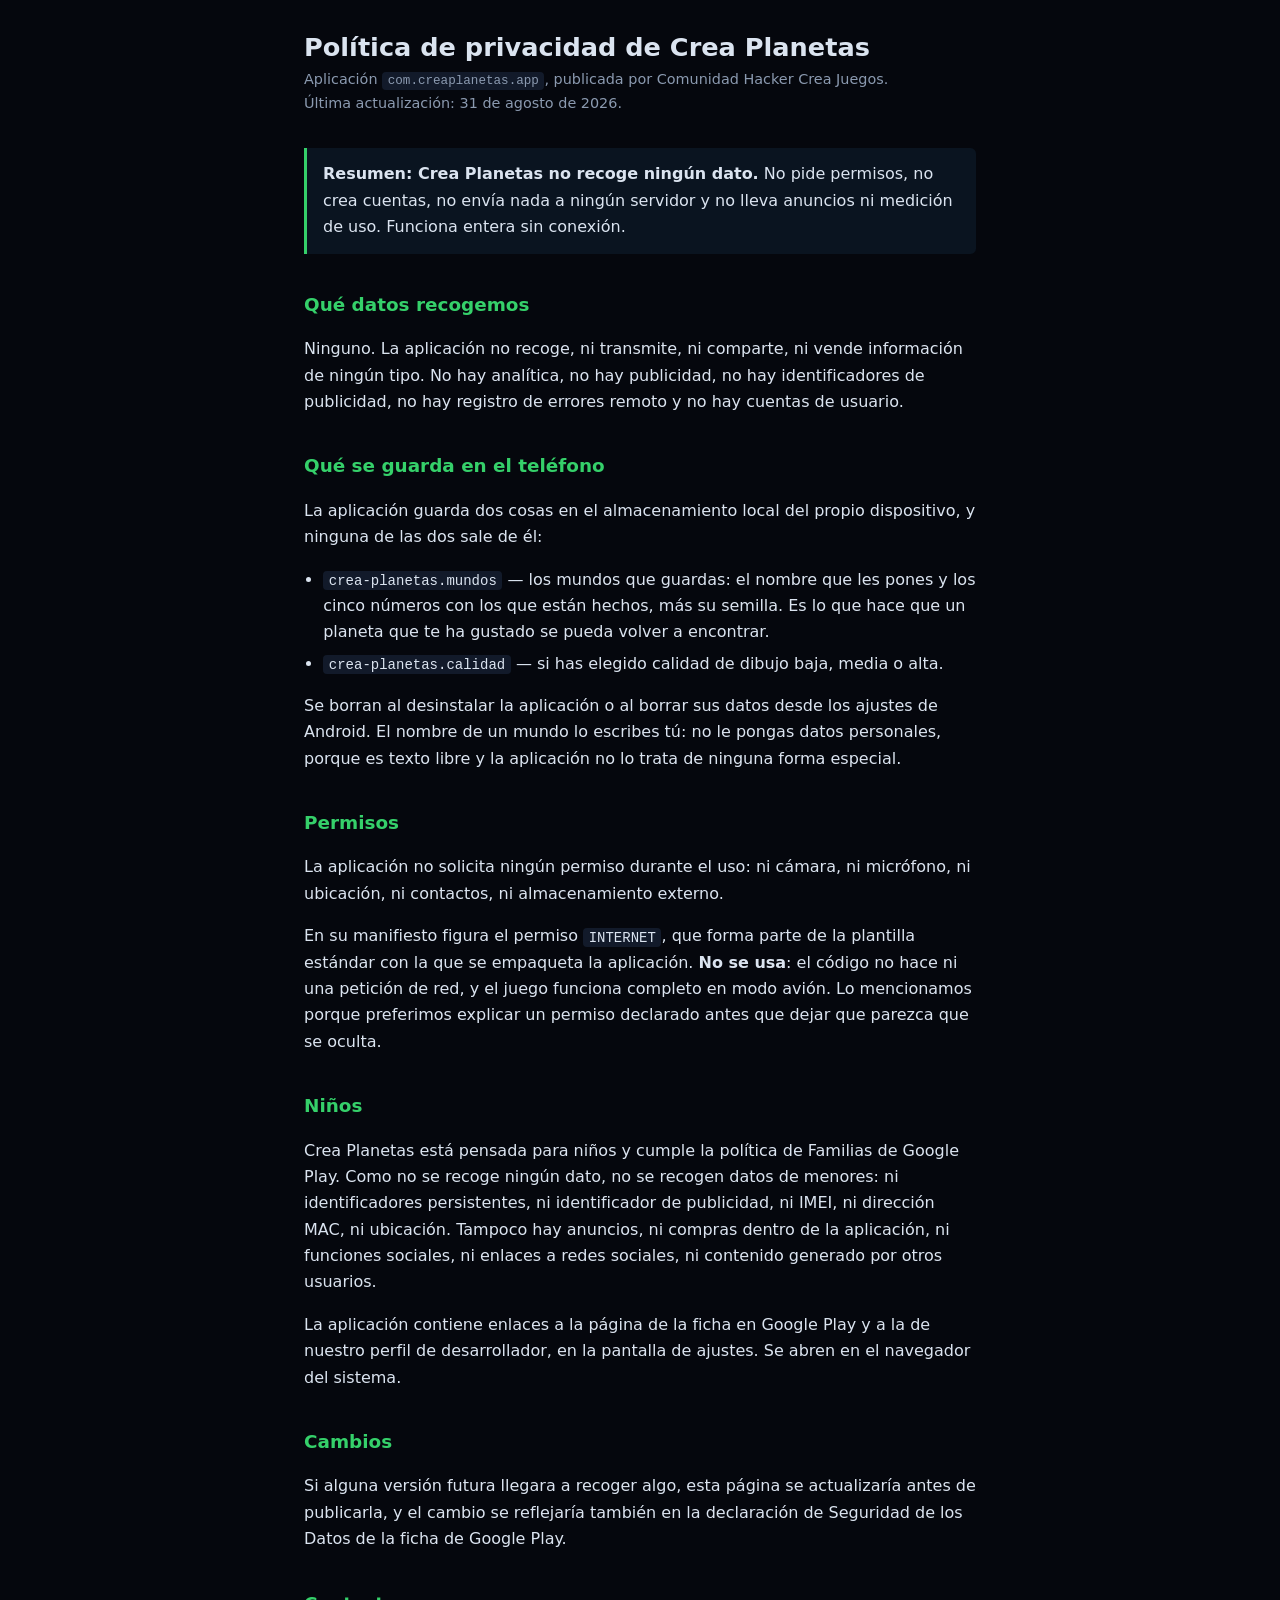
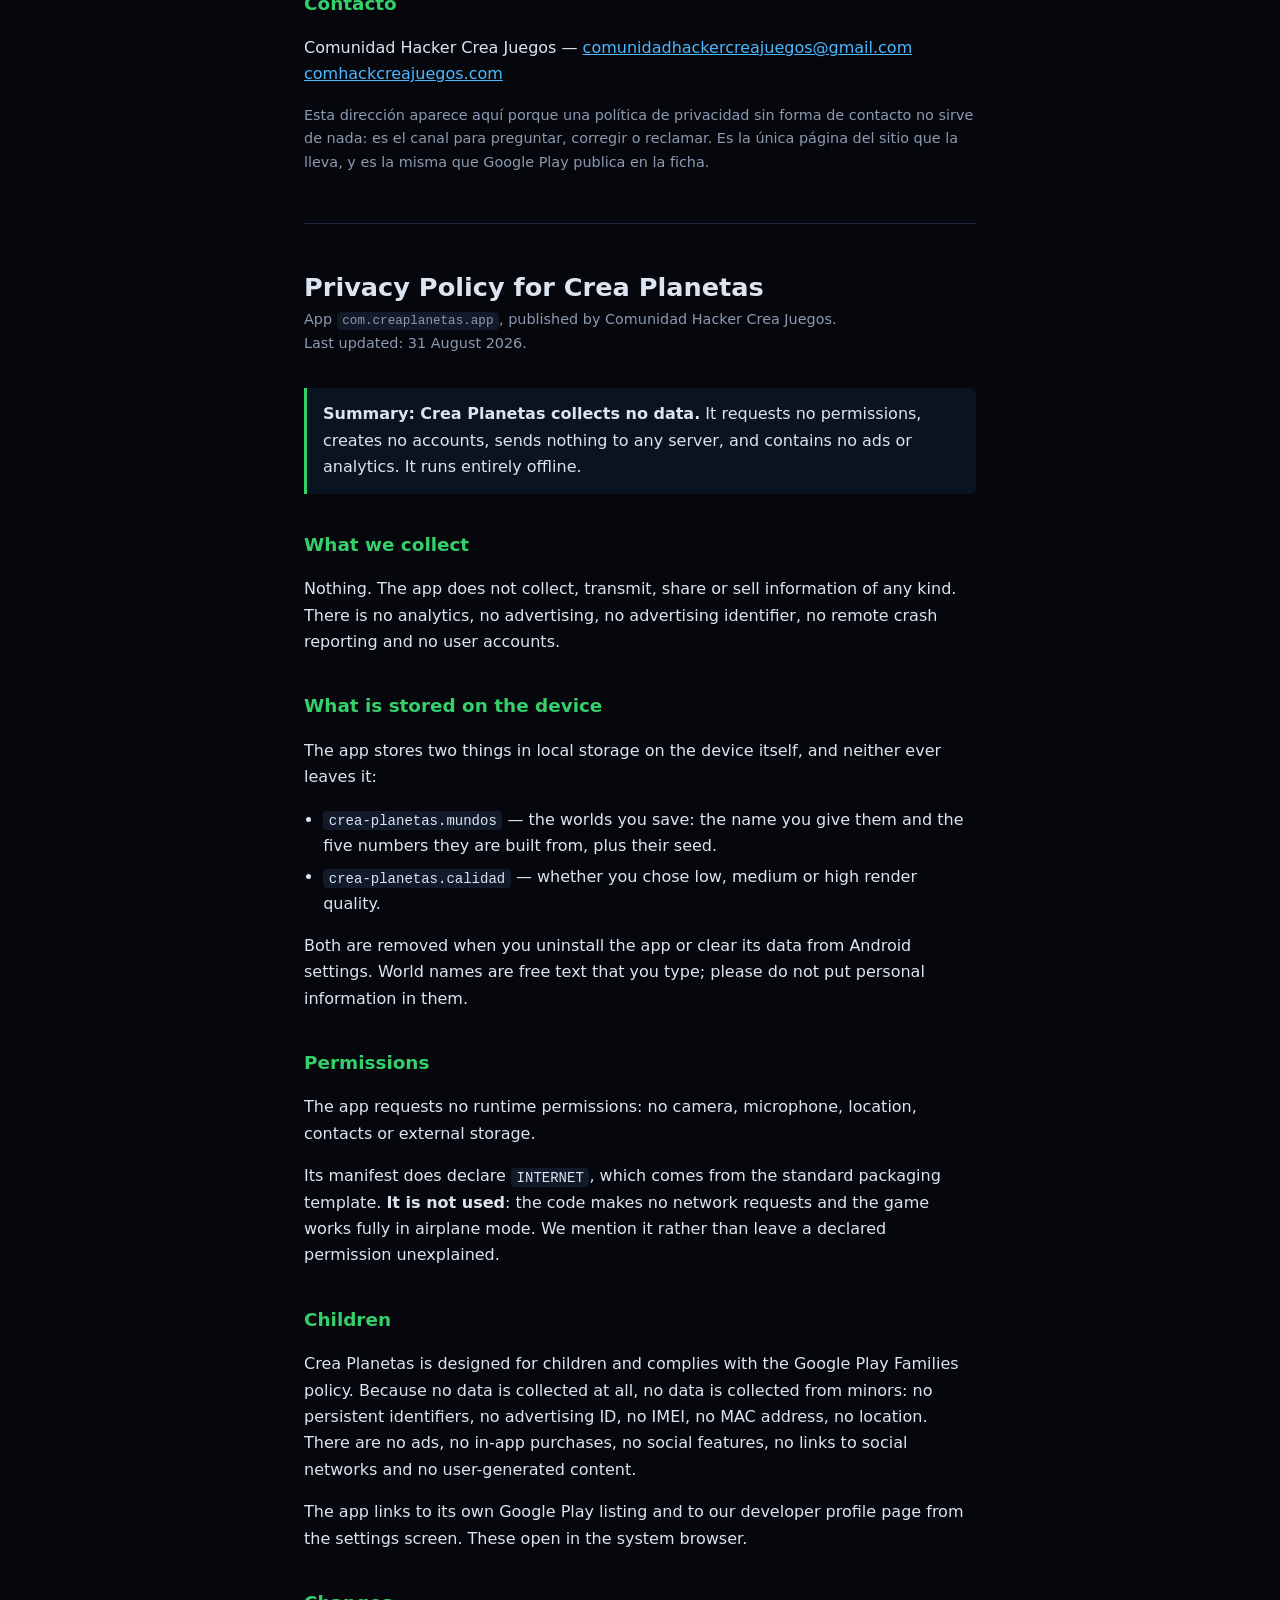
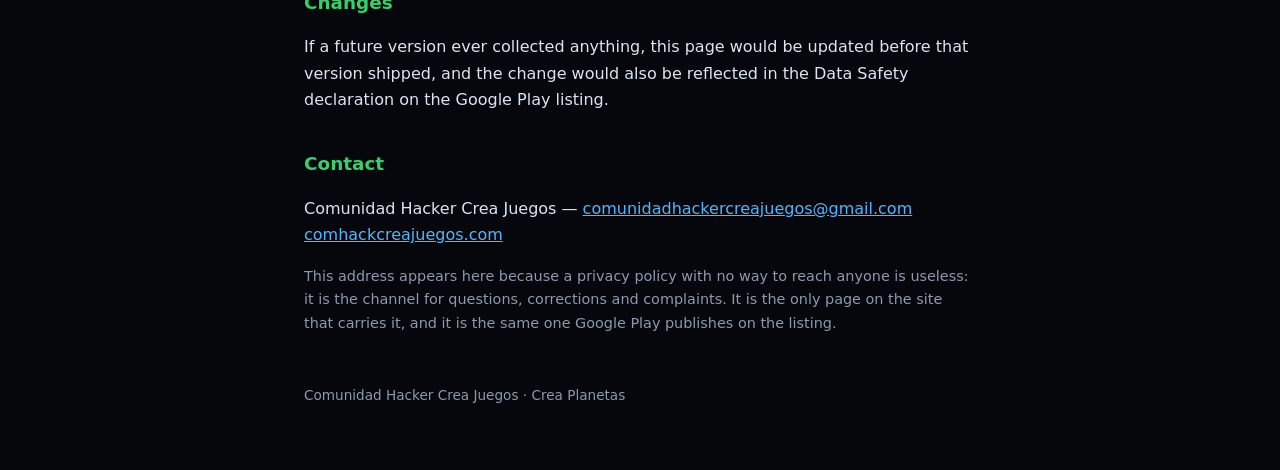
<file: privacidad-play.html>
<!doctype html>
<html lang="es">
<head>
<meta charset="utf-8">
<meta name="viewport" content="width=device-width, initial-scale=1">
<title>Política de privacidad — Crea Planetas</title>
<!--
  Política de privacidad de Crea Planetas (com.creaplanetas.app).

  Google Play exige una URL PÚBLICA, así que este fichero hay que subirlo a algún sitio
  servido por https y pegar la dirección en Play Console. Es un solo fichero sin CSS ni
  fuentes externas para que se pueda servir desde cualquier parte (GitHub Pages, un bucket,
  un hosting estático) sin más piezas.

  Va en español Y en inglés en la misma página, no en dos ficheros: una sola URL que
  responde en los dos idiomas de la ficha, y así no puede quedarse una mitad sin actualizar.

  TODO lo que dice está comprobado contra el árbol, no supuesto:
   - Ni una llamada de red en src/ (`fetch`, `XMLHttpRequest`, `WebSocket`: cero).
   - Dos claves de localStorage y nada más: `crea-planetas.mundos`, `crea-planetas.calidad`.
   - Ni un plugin de Capacitor de terceros; solo core, cli y android.
   - El manifiesto declara INTERNET (viene del andamio de Capacitor) y se dice aquí en vez
     de callarlo: declarar un permiso que no se usa y no mencionarlo es lo que hace que una
     declaración de Seguridad de los Datos parezca falsa.
  Si algo de eso cambia, esta página cambia en el mismo commit.

  SOBRE EL CORREO: esta es la ÚNICA página del sitio que lo lleva, a propósito. Google Play lo
  exige en la ficha (y lo publica), y una política de privacidad sin canal de contacto no vale
  para lo que existe. Fuera de esos dos sitios no se repite: cada copia más es una dirección
  más que recogen los rastreadores de correo, y para el resto del sitio basta con enlazar aquí.
  Por eso la página de prensa enlaza a esta sección en vez de imprimir la dirección otra vez.
-->
<style>
  :root { color-scheme: dark; }
  body {
    margin: 0 auto; padding: 2rem 1.25rem 4rem; max-width: 42rem;
    background: #05070d; color: #dbe4f0;
    font: 16px/1.65 system-ui, -apple-system, "Segoe UI", Roboto, sans-serif;
  }
  h1 { font-size: 1.6rem; line-height: 1.25; margin: 0 0 .25rem; }
  h2 { font-size: 1.15rem; margin: 2.25rem 0 .5rem; color: #35d06a; }
  h3 { font-size: 1rem; margin: 1.5rem 0 .35rem; }
  .sub { color: #8b9ab0; margin: 0 0 2rem; font-size: .9rem; }
  ul { padding-left: 1.2rem; }
  li { margin: .3rem 0; }
  code { background: #121a2a; padding: .1rem .35rem; border-radius: .25rem; font-size: .875em; }
  hr { border: 0; border-top: 1px solid #1d2740; margin: 3rem 0; }
  a { color: #4db8ff; }
  .destacado {
    border-left: 3px solid #35d06a; background: #0a1420;
    padding: .85rem 1rem; margin: 1.25rem 0; border-radius: 0 .35rem .35rem 0;
  }
  footer { margin-top: 3rem; color: #8b9ab0; font-size: .85rem; }
</style>
</head>
<body>

<h1>Política de privacidad de Crea Planetas</h1>
<p class="sub">
  Aplicación <code>com.creaplanetas.app</code>, publicada por Comunidad Hacker Crea Juegos.<br>
  Última actualización: 31 de agosto de 2026.
</p>

<div class="destacado">
  <strong>Resumen: Crea Planetas no recoge ningún dato.</strong> No pide permisos, no crea
  cuentas, no envía nada a ningún servidor y no lleva anuncios ni medición de uso. Funciona
  entera sin conexión.
</div>

<h2>Qué datos recogemos</h2>
<p>
  Ninguno. La aplicación no recoge, ni transmite, ni comparte, ni vende información de ningún
  tipo. No hay analítica, no hay publicidad, no hay identificadores de publicidad, no hay
  registro de errores remoto y no hay cuentas de usuario.
</p>

<h2>Qué se guarda en el teléfono</h2>
<p>
  La aplicación guarda dos cosas en el almacenamiento local del propio dispositivo, y ninguna
  de las dos sale de él:
</p>
<ul>
  <li>
    <code>crea-planetas.mundos</code> — los mundos que guardas: el nombre que les pones y los
    cinco números con los que están hechos, más su semilla. Es lo que hace que un planeta que
    te ha gustado se pueda volver a encontrar.
  </li>
  <li>
    <code>crea-planetas.calidad</code> — si has elegido calidad de dibujo baja, media o alta.
  </li>
</ul>
<p>
  Se borran al desinstalar la aplicación o al borrar sus datos desde los ajustes de Android.
  El nombre de un mundo lo escribes tú: no le pongas datos personales, porque es texto libre
  y la aplicación no lo trata de ninguna forma especial.
</p>

<h2>Permisos</h2>
<p>
  La aplicación no solicita ningún permiso durante el uso: ni cámara, ni micrófono, ni
  ubicación, ni contactos, ni almacenamiento externo.
</p>
<p>
  En su manifiesto figura el permiso <code>INTERNET</code>, que forma parte de la plantilla
  estándar con la que se empaqueta la aplicación. <strong>No se usa</strong>: el código no
  hace ni una petición de red, y el juego funciona completo en modo avión. Lo mencionamos
  porque preferimos explicar un permiso declarado antes que dejar que parezca que se oculta.
</p>

<h2>Niños</h2>
<p>
  Crea Planetas está pensada para niños y cumple la política de Familias de Google Play. Como
  no se recoge ningún dato, no se recogen datos de menores: ni identificadores persistentes,
  ni identificador de publicidad, ni IMEI, ni dirección MAC, ni ubicación. Tampoco hay
  anuncios, ni compras dentro de la aplicación, ni funciones sociales, ni enlaces a redes
  sociales, ni contenido generado por otros usuarios.
</p>
<p>
  La aplicación contiene enlaces a la página de la ficha en Google Play y a la de nuestro
  perfil de desarrollador, en la pantalla de ajustes. Se abren en el navegador del sistema.
</p>

<h2>Cambios</h2>
<p>
  Si alguna versión futura llegara a recoger algo, esta página se actualizaría antes de
  publicarla, y el cambio se reflejaría también en la declaración de Seguridad de los Datos de
  la ficha de Google Play.
</p>

<h2 id="contacto">Contacto</h2>
<p>
  Comunidad Hacker Crea Juegos —
  <a href="mailto:comunidadhackercreajuegos@gmail.com">comunidadhackercreajuegos@gmail.com</a><br>
  <a href="https://comhackcreajuegos.com/">comhackcreajuegos.com</a>
</p>
<p class="sub">
  Esta dirección aparece aquí porque una política de privacidad sin forma de contacto no sirve
  de nada: es el canal para preguntar, corregir o reclamar. Es la única página del sitio que la
  lleva, y es la misma que Google Play publica en la ficha.
</p>

<hr>

<h1 lang="en">Privacy Policy for Crea Planetas</h1>
<p class="sub" lang="en">
  App <code>com.creaplanetas.app</code>, published by Comunidad Hacker Crea Juegos.<br>
  Last updated: 31 August 2026.
</p>

<div class="destacado" lang="en">
  <strong>Summary: Crea Planetas collects no data.</strong> It requests no permissions,
  creates no accounts, sends nothing to any server, and contains no ads or analytics. It runs
  entirely offline.
</div>

<div lang="en">
<h2>What we collect</h2>
<p>
  Nothing. The app does not collect, transmit, share or sell information of any kind. There is
  no analytics, no advertising, no advertising identifier, no remote crash reporting and no
  user accounts.
</p>

<h2>What is stored on the device</h2>
<p>
  The app stores two things in local storage on the device itself, and neither ever leaves it:
</p>
<ul>
  <li>
    <code>crea-planetas.mundos</code> — the worlds you save: the name you give them and the
    five numbers they are built from, plus their seed.
  </li>
  <li>
    <code>crea-planetas.calidad</code> — whether you chose low, medium or high render quality.
  </li>
</ul>
<p>
  Both are removed when you uninstall the app or clear its data from Android settings. World
  names are free text that you type; please do not put personal information in them.
</p>

<h2>Permissions</h2>
<p>
  The app requests no runtime permissions: no camera, microphone, location, contacts or
  external storage.
</p>
<p>
  Its manifest does declare <code>INTERNET</code>, which comes from the standard packaging
  template. <strong>It is not used</strong>: the code makes no network requests and the game
  works fully in airplane mode. We mention it rather than leave a declared permission
  unexplained.
</p>

<h2>Children</h2>
<p>
  Crea Planetas is designed for children and complies with the Google Play Families policy.
  Because no data is collected at all, no data is collected from minors: no persistent
  identifiers, no advertising ID, no IMEI, no MAC address, no location. There are no ads, no
  in-app purchases, no social features, no links to social networks and no user-generated
  content.
</p>
<p>
  The app links to its own Google Play listing and to our developer profile page from the
  settings screen. These open in the system browser.
</p>

<h2>Changes</h2>
<p>
  If a future version ever collected anything, this page would be updated before that version
  shipped, and the change would also be reflected in the Data Safety declaration on the Google
  Play listing.
</p>

<h2>Contact</h2>
<p>
  Comunidad Hacker Crea Juegos —
  <a href="mailto:comunidadhackercreajuegos@gmail.com">comunidadhackercreajuegos@gmail.com</a><br>
  <a href="https://comhackcreajuegos.com/">comhackcreajuegos.com</a>
</p>
<p class="sub">
  This address appears here because a privacy policy with no way to reach anyone is useless: it
  is the channel for questions, corrections and complaints. It is the only page on the site that
  carries it, and it is the same one Google Play publishes on the listing.
</p>
</div>

<footer>
  Comunidad Hacker Crea Juegos · Crea Planetas
</footer>

</body>
</html>
</file>
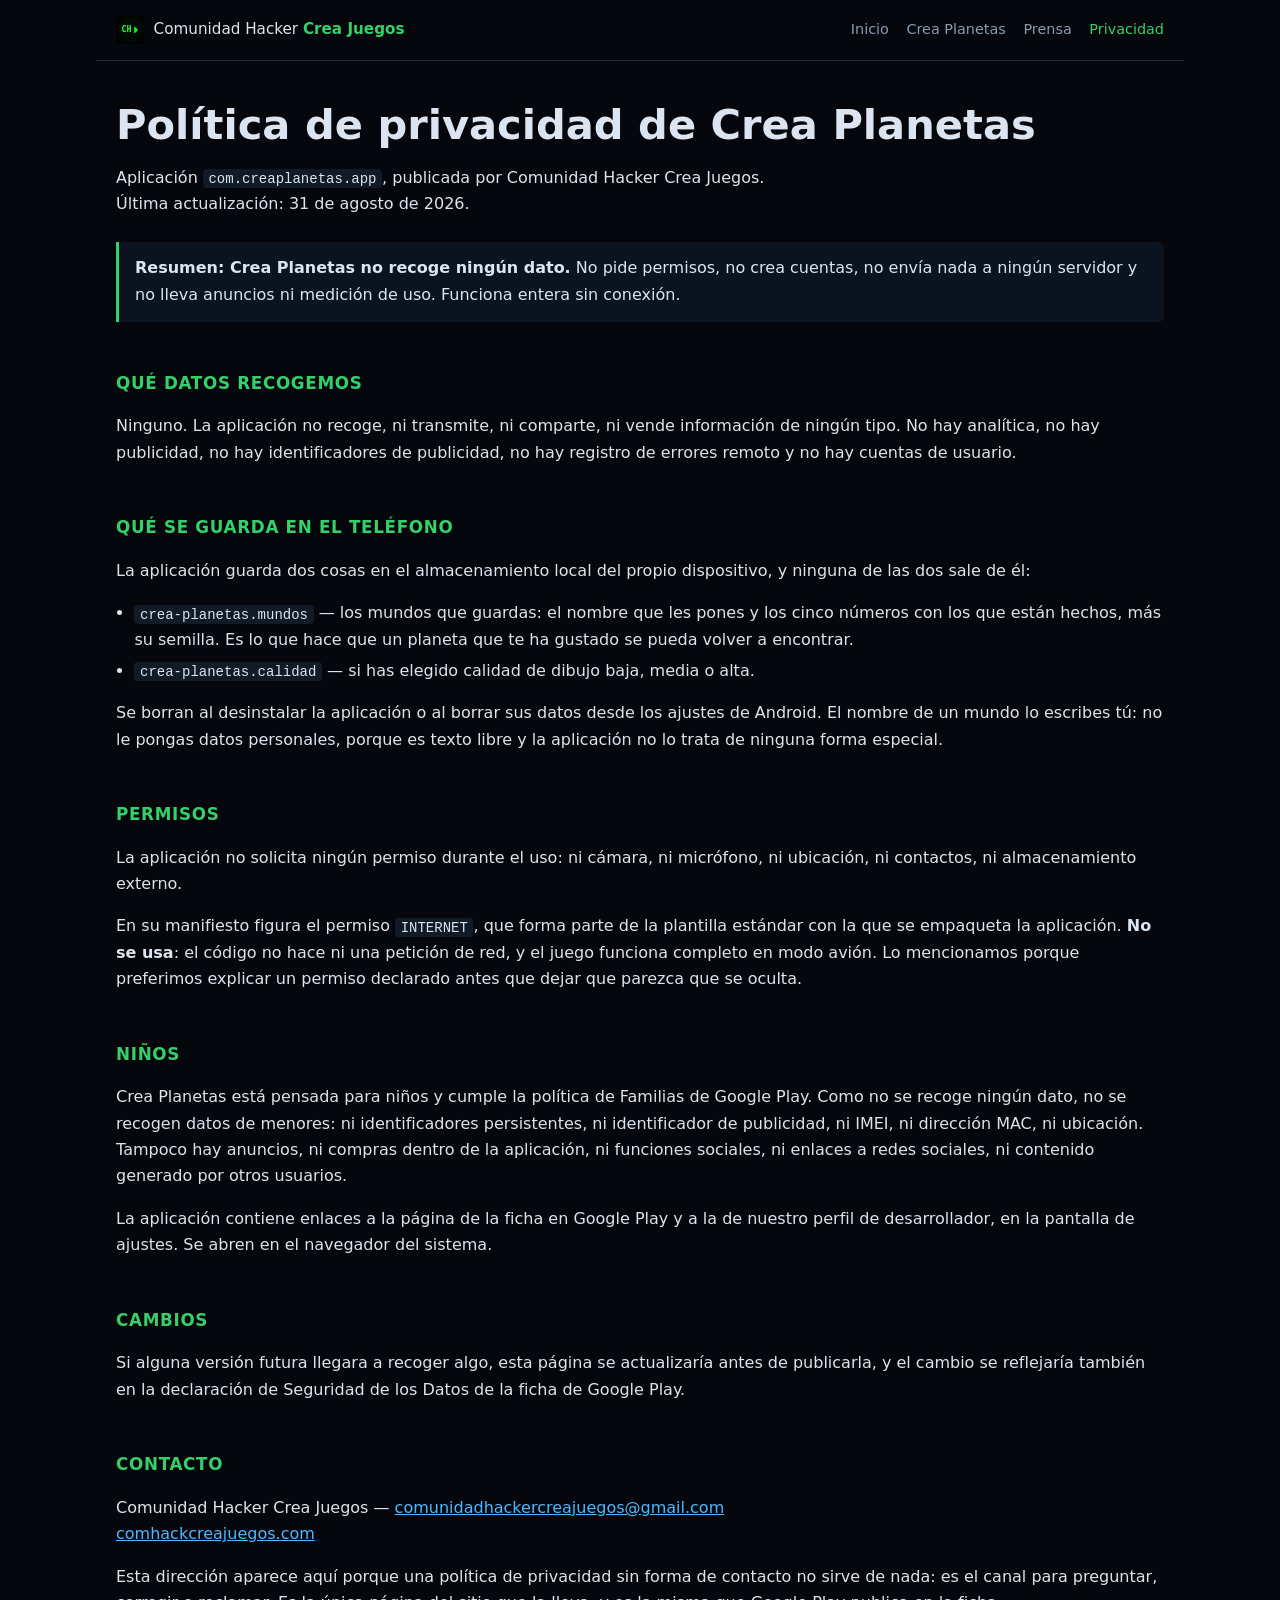
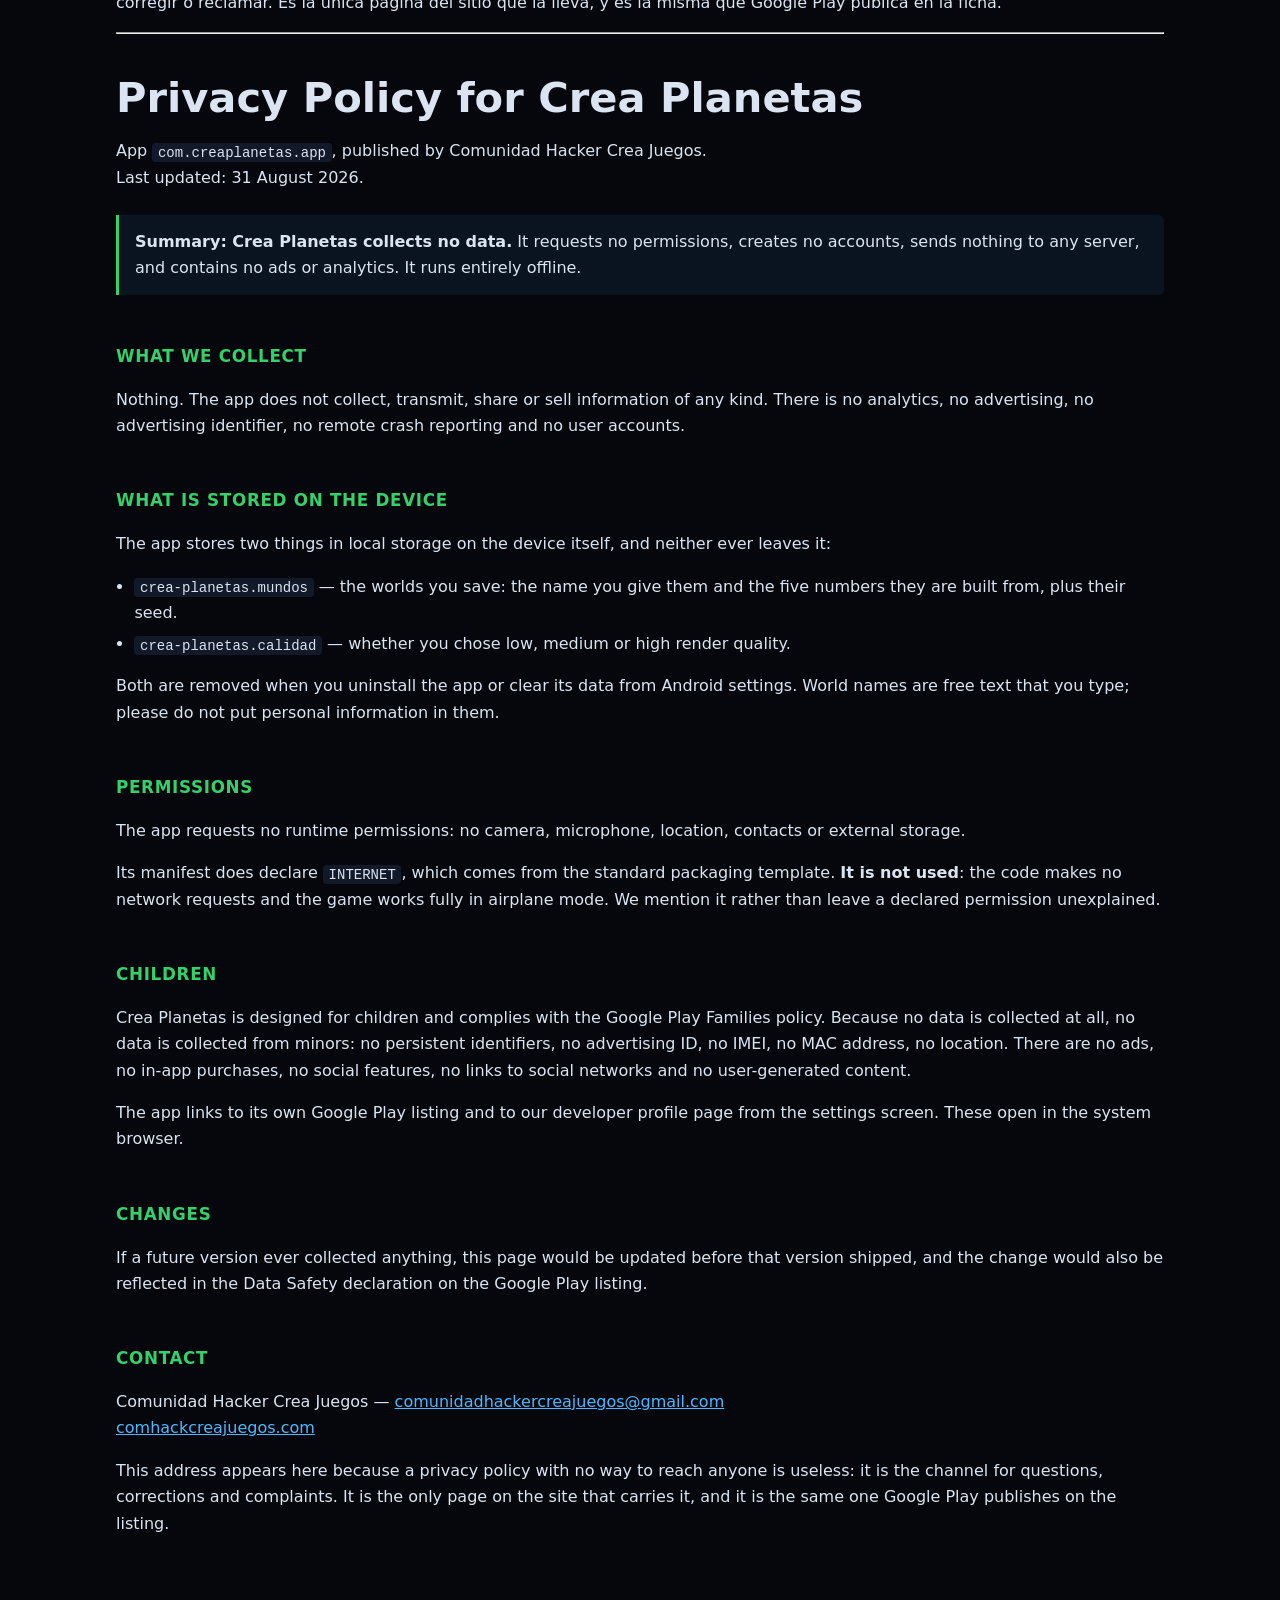
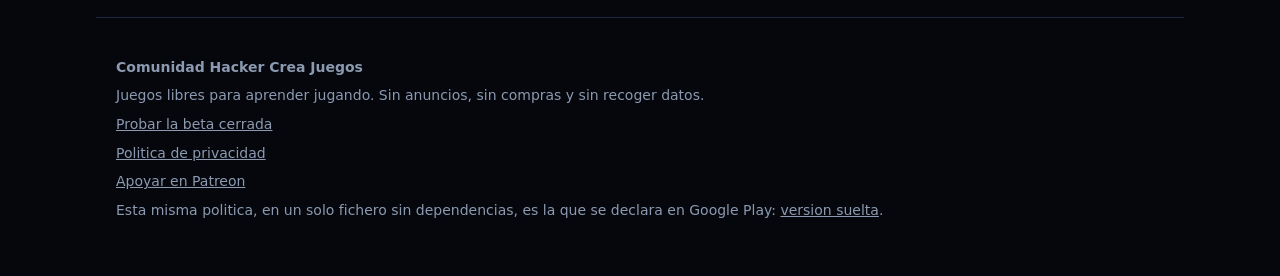
<file: privacidad.html>
<!doctype html>
<html lang="es">
<head>
<meta charset="utf-8">
<meta name="viewport" content="width=device-width, initial-scale=1">
<title>Politica de privacidad — Crea Planetas</title>
<meta name="description" content="Crea Planetas no recoge ningun dato: sin cuentas, sin anuncios y sin conexion.">
<meta name="color-scheme" content="dark">
<link rel="canonical" href="https://comhackcreajuegos.com/privacidad.html">
<link rel="icon" type="image/svg+xml" href="assets/icon.svg">
<link rel="stylesheet" href="assets/sitio.css">
<meta property="og:type" content="website">
<meta property="og:title" content="Politica de privacidad — Crea Planetas">
<meta property="og:description" content="Crea Planetas no recoge ningun dato: sin cuentas, sin anuncios y sin conexion.">
<meta property="og:image" content="https://comhackcreajuegos.com/assets/dev-feature.png">
<meta property="og:url" content="https://comhackcreajuegos.com/privacidad.html">
<meta name="twitter:card" content="summary_large_image">
<!--
  PAGINA GENERADA. No la edites a mano: "npm run sitio" la reescribe entera desde
  play/*.md en el repositorio del juego, y cualquier cambio hecho aqui se pierde en la
  siguiente generacion. Para cambiar un texto, cambialo en play/.
-->
</head>
<body>

<a class="salta" href="#principal">Ir al contenido</a>

<header class="barra">
  <a class="marca" href="index.html">
    <img src="assets/dev-logo.svg" alt="" width="28" height="28">
    <span>Comunidad Hacker <b>Crea Juegos</b></span>
  </a>
  <nav aria-label="Secciones">
    <a href="index.html">Inicio</a>
    <a href="crea-planetas/index.html">Crea Planetas</a>
    <a href="prensa.html">Prensa</a>
    <a href="privacidad.html" aria-current="page">Privacidad</a>
  </nav>
</header>

<main id="principal">
<h1>Política de privacidad de Crea Planetas</h1>
<p class="sub">
  Aplicación <code>com.creaplanetas.app</code>, publicada por Comunidad Hacker Crea Juegos.<br>
  Última actualización: 31 de agosto de 2026.
</p>

<div class="destacado">
  <strong>Resumen: Crea Planetas no recoge ningún dato.</strong> No pide permisos, no crea
  cuentas, no envía nada a ningún servidor y no lleva anuncios ni medición de uso. Funciona
  entera sin conexión.
</div>

<h2>Qué datos recogemos</h2>
<p>
  Ninguno. La aplicación no recoge, ni transmite, ni comparte, ni vende información de ningún
  tipo. No hay analítica, no hay publicidad, no hay identificadores de publicidad, no hay
  registro de errores remoto y no hay cuentas de usuario.
</p>

<h2>Qué se guarda en el teléfono</h2>
<p>
  La aplicación guarda dos cosas en el almacenamiento local del propio dispositivo, y ninguna
  de las dos sale de él:
</p>
<ul>
  <li>
    <code>crea-planetas.mundos</code> — los mundos que guardas: el nombre que les pones y los
    cinco números con los que están hechos, más su semilla. Es lo que hace que un planeta que
    te ha gustado se pueda volver a encontrar.
  </li>
  <li>
    <code>crea-planetas.calidad</code> — si has elegido calidad de dibujo baja, media o alta.
  </li>
</ul>
<p>
  Se borran al desinstalar la aplicación o al borrar sus datos desde los ajustes de Android.
  El nombre de un mundo lo escribes tú: no le pongas datos personales, porque es texto libre
  y la aplicación no lo trata de ninguna forma especial.
</p>

<h2>Permisos</h2>
<p>
  La aplicación no solicita ningún permiso durante el uso: ni cámara, ni micrófono, ni
  ubicación, ni contactos, ni almacenamiento externo.
</p>
<p>
  En su manifiesto figura el permiso <code>INTERNET</code>, que forma parte de la plantilla
  estándar con la que se empaqueta la aplicación. <strong>No se usa</strong>: el código no
  hace ni una petición de red, y el juego funciona completo en modo avión. Lo mencionamos
  porque preferimos explicar un permiso declarado antes que dejar que parezca que se oculta.
</p>

<h2>Niños</h2>
<p>
  Crea Planetas está pensada para niños y cumple la política de Familias de Google Play. Como
  no se recoge ningún dato, no se recogen datos de menores: ni identificadores persistentes,
  ni identificador de publicidad, ni IMEI, ni dirección MAC, ni ubicación. Tampoco hay
  anuncios, ni compras dentro de la aplicación, ni funciones sociales, ni enlaces a redes
  sociales, ni contenido generado por otros usuarios.
</p>
<p>
  La aplicación contiene enlaces a la página de la ficha en Google Play y a la de nuestro
  perfil de desarrollador, en la pantalla de ajustes. Se abren en el navegador del sistema.
</p>

<h2>Cambios</h2>
<p>
  Si alguna versión futura llegara a recoger algo, esta página se actualizaría antes de
  publicarla, y el cambio se reflejaría también en la declaración de Seguridad de los Datos de
  la ficha de Google Play.
</p>

<h2 id="contacto">Contacto</h2>
<p>
  Comunidad Hacker Crea Juegos —
  <a href="mailto:comunidadhackercreajuegos@gmail.com">comunidadhackercreajuegos@gmail.com</a><br>
  <a href="https://comhackcreajuegos.com/">comhackcreajuegos.com</a>
</p>
<p class="sub">
  Esta dirección aparece aquí porque una política de privacidad sin forma de contacto no sirve
  de nada: es el canal para preguntar, corregir o reclamar. Es la única página del sitio que la
  lleva, y es la misma que Google Play publica en la ficha.
</p>

<hr>

<h1 lang="en">Privacy Policy for Crea Planetas</h1>
<p class="sub" lang="en">
  App <code>com.creaplanetas.app</code>, published by Comunidad Hacker Crea Juegos.<br>
  Last updated: 31 August 2026.
</p>

<div class="destacado" lang="en">
  <strong>Summary: Crea Planetas collects no data.</strong> It requests no permissions,
  creates no accounts, sends nothing to any server, and contains no ads or analytics. It runs
  entirely offline.
</div>

<div lang="en">
<h2>What we collect</h2>
<p>
  Nothing. The app does not collect, transmit, share or sell information of any kind. There is
  no analytics, no advertising, no advertising identifier, no remote crash reporting and no
  user accounts.
</p>

<h2>What is stored on the device</h2>
<p>
  The app stores two things in local storage on the device itself, and neither ever leaves it:
</p>
<ul>
  <li>
    <code>crea-planetas.mundos</code> — the worlds you save: the name you give them and the
    five numbers they are built from, plus their seed.
  </li>
  <li>
    <code>crea-planetas.calidad</code> — whether you chose low, medium or high render quality.
  </li>
</ul>
<p>
  Both are removed when you uninstall the app or clear its data from Android settings. World
  names are free text that you type; please do not put personal information in them.
</p>

<h2>Permissions</h2>
<p>
  The app requests no runtime permissions: no camera, microphone, location, contacts or
  external storage.
</p>
<p>
  Its manifest does declare <code>INTERNET</code>, which comes from the standard packaging
  template. <strong>It is not used</strong>: the code makes no network requests and the game
  works fully in airplane mode. We mention it rather than leave a declared permission
  unexplained.
</p>

<h2>Children</h2>
<p>
  Crea Planetas is designed for children and complies with the Google Play Families policy.
  Because no data is collected at all, no data is collected from minors: no persistent
  identifiers, no advertising ID, no IMEI, no MAC address, no location. There are no ads, no
  in-app purchases, no social features, no links to social networks and no user-generated
  content.
</p>
<p>
  The app links to its own Google Play listing and to our developer profile page from the
  settings screen. These open in the system browser.
</p>

<h2>Changes</h2>
<p>
  If a future version ever collected anything, this page would be updated before that version
  shipped, and the change would also be reflected in the Data Safety declaration on the Google
  Play listing.
</p>

<h2>Contact</h2>
<p>
  Comunidad Hacker Crea Juegos —
  <a href="mailto:comunidadhackercreajuegos@gmail.com">comunidadhackercreajuegos@gmail.com</a><br>
  <a href="https://comhackcreajuegos.com/">comhackcreajuegos.com</a>
</p>
<p class="sub">
  This address appears here because a privacy policy with no way to reach anyone is useless: it
  is the channel for questions, corrections and complaints. It is the only page on the site that
  carries it, and it is the same one Google Play publishes on the listing.
</p>
</div>
</main>

<footer class="pie">
  <p><strong>Comunidad Hacker Crea Juegos</strong></p>
  <p>Juegos libres para aprender jugando. Sin anuncios, sin compras y sin recoger datos.</p>
  <p><a href="crea-planetas/index.html#beta">Probar la beta cerrada</a></p>
  <p><a href="privacidad.html">Politica de privacidad</a></p>
  <p><a href="https://www.patreon.com/c/comunidadhacker">Apoyar en Patreon</a></p>
  <p>Esta misma politica, en un solo fichero sin dependencias, es la que se declara en Google
     Play: <a href="privacidad-play.html">version suelta</a>.</p>
</footer>

</body>
</html>
</file>
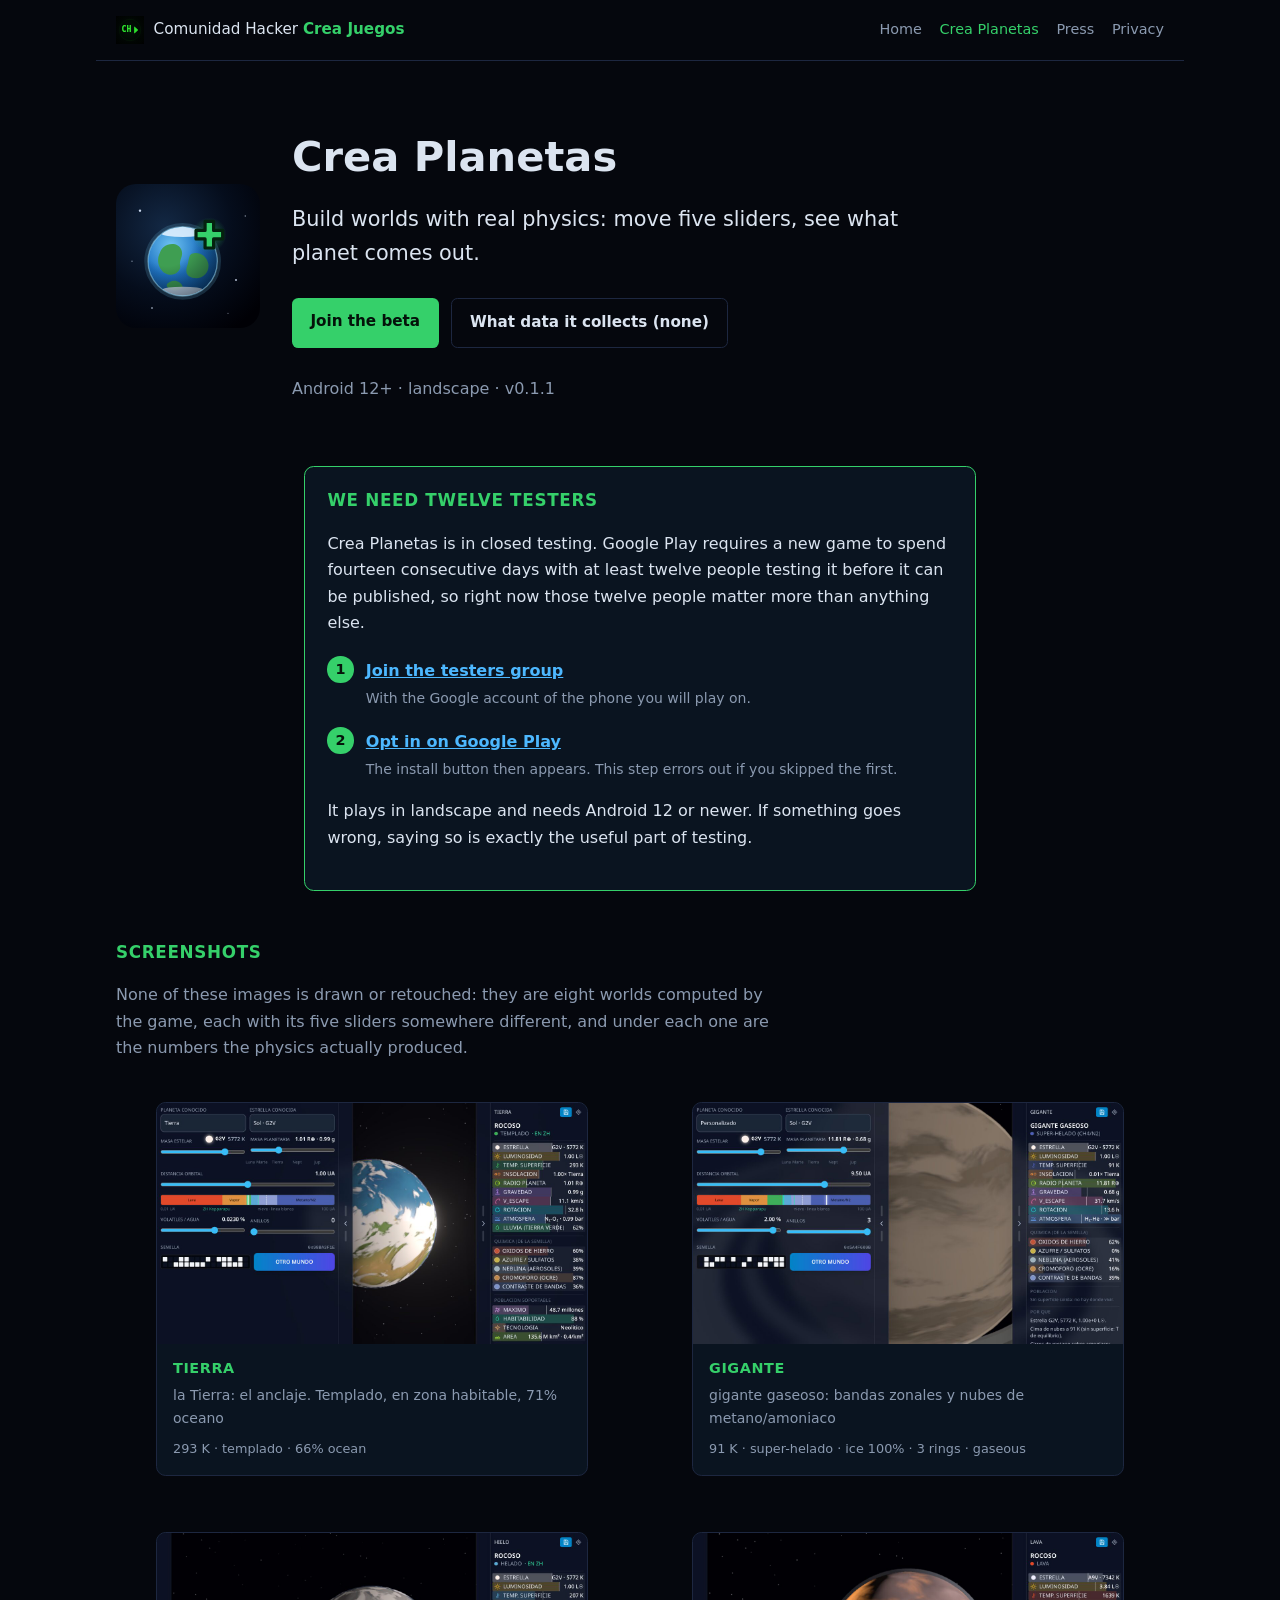
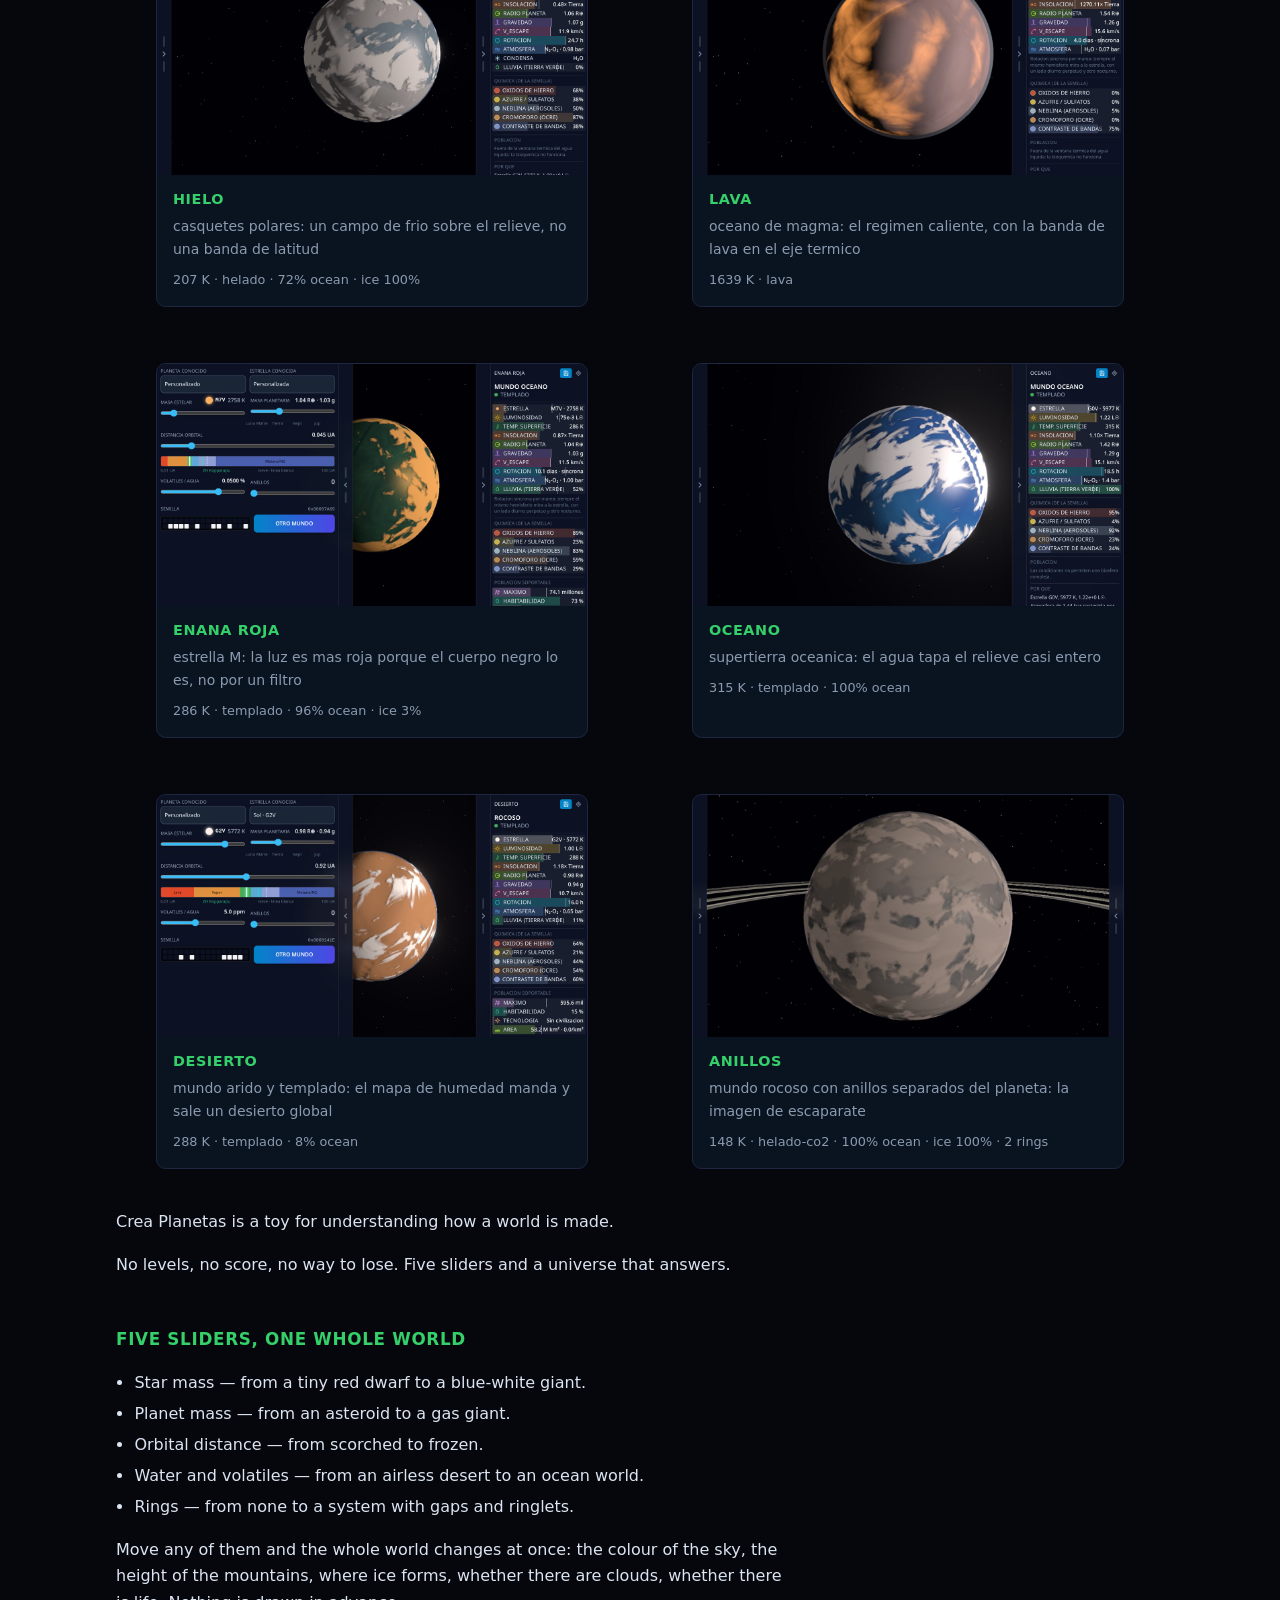
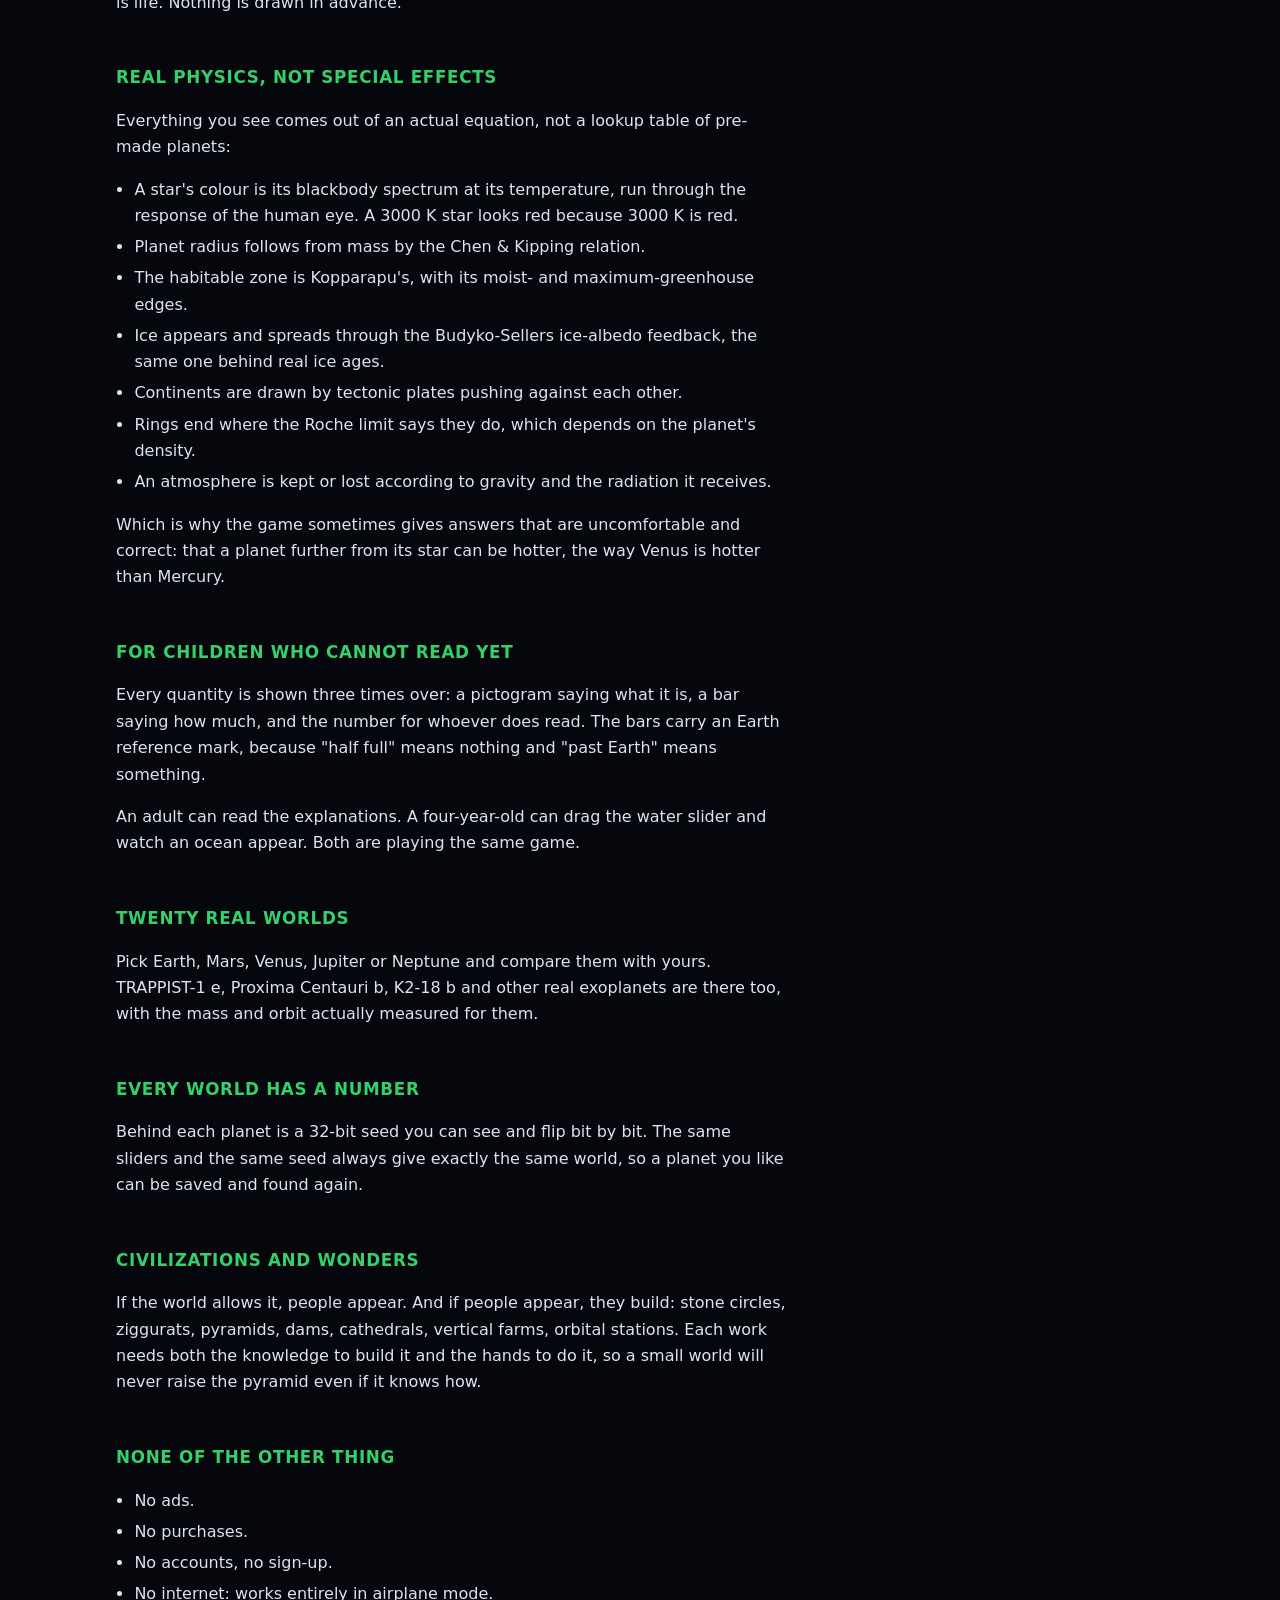
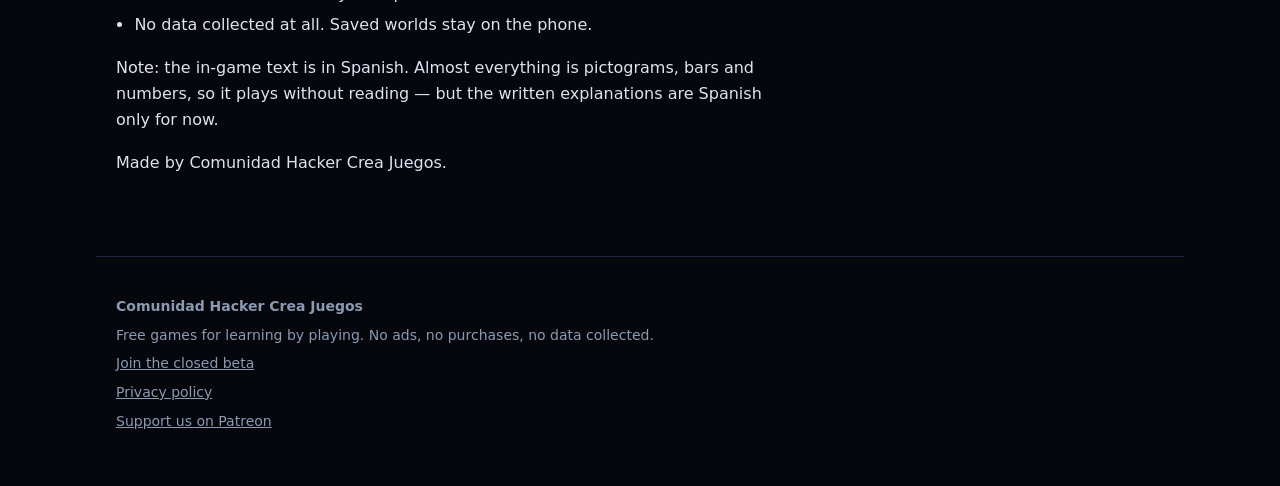
<file: crea-planetas/en.html>
<!doctype html>
<html lang="en">
<head>
<meta charset="utf-8">
<meta name="viewport" content="width=device-width, initial-scale=1">
<title>Crea Planetas — Comunidad Hacker Crea Juegos</title>
<meta name="description" content="Build worlds with real physics: move five sliders, see what planet comes out.">
<meta name="color-scheme" content="dark">
<link rel="canonical" href="https://comhackcreajuegos.com/crea-planetas/en.html">
<link rel="icon" type="image/svg+xml" href="../assets/icon.svg">
<link rel="stylesheet" href="../assets/sitio.css">
<meta property="og:type" content="website">
<meta property="og:title" content="Crea Planetas — Comunidad Hacker Crea Juegos">
<meta property="og:description" content="Build worlds with real physics: move five sliders, see what planet comes out.">
<meta property="og:image" content="https://comhackcreajuegos.com/capturas/01-tierra.png">
<meta property="og:url" content="https://comhackcreajuegos.com/crea-planetas/en.html">
<meta name="twitter:card" content="summary_large_image">
<!--
  PAGINA GENERADA. No la edites a mano: "npm run sitio" la reescribe entera desde
  play/*.md en el repositorio del juego, y cualquier cambio hecho aqui se pierde en la
  siguiente generacion. Para cambiar un texto, cambialo en play/.
-->
</head>
<body>

<a class="salta" href="#principal">Ir al contenido</a>

<header class="barra">
  <a class="marca" href="../index.html">
    <img src="../assets/dev-logo.svg" alt="" width="28" height="28">
    <span>Comunidad Hacker <b>Crea Juegos</b></span>
  </a>
  <nav aria-label="Sections">
    <a href="../en/index.html">Home</a>
    <a href="../crea-planetas/en.html" aria-current="page">Crea Planetas</a>
    <a href="../prensa.html">Press</a>
    <a href="../privacidad.html">Privacy</a>
  </nav>
</header>

<main id="principal">

<div class="heroe">
  <img src="../assets/icon.svg" alt="Crea Planetas icon">
  <div>
    <h1>Crea Planetas</h1>
    <p class="reclamo">Build worlds with real physics: move five sliders, see what planet comes out.</p>
    <div class="botones">
      <a class="boton" href="#beta">Join the beta</a>
      <a class="boton secundario" href="../privacidad.html">What data it collects (none)</a>
    </div>
    <p class="apagado">Android 12+ · landscape · v0.1.1</p>
  </div>
</div>

<div id="beta"><section class="beta medida">
  <h2>We need twelve testers</h2>
<p>Crea Planetas is in closed testing. Google Play requires a new game to spend fourteen consecutive days with at least twelve people testing it before it can be published, so right now those twelve people matter more than anything else.</p>
  <ol class="pasos">
    <li>
      <a href="https://groups.google.com/g/chcj">Join the testers group</a>
      <span>With the Google account of the phone you will play on.</span>
    </li>
    <li>
      <a href="https://play.google.com/apps/testing/com.creaplanetas.app">Opt in on Google Play</a>
      <span>The install button then appears. This step errors out if you skipped the first.</span>
    </li>
  </ol>
<p>It plays in landscape and needs Android 12 or newer. If something goes wrong, saying so is exactly the useful part of testing.</p>
</section></div>

<h2>Screenshots</h2>
<p class="medida apagado">
  None of these images is drawn or retouched: they are eight worlds computed by the game, each
  with its five sliders somewhere different, and under each one are the numbers the physics
  actually produced.
</p>
<div class="galeria">
  <figure class="captura">
    <a href="../capturas/01-tierra.png"
       aria-label="Open the TIERRA screenshot full size, PNG 1920x1080">
      <img src="../capturas/01-tierra.jpg" width="1280" height="720" loading="lazy" alt="">
    </a>
    <figcaption>
      <strong>TIERRA</strong>
      <span>la Tierra: el anclaje. Templado, en zona habitable, 71% oceano</span>
      <span class="datos">293 K · templado · 66% ocean</span>
    </figcaption>
  </figure>
  <figure class="captura">
    <a href="../capturas/02-gigante-gaseoso.png"
       aria-label="Open the GIGANTE screenshot full size, PNG 1920x1080">
      <img src="../capturas/02-gigante-gaseoso.jpg" width="1280" height="720" loading="lazy" alt="">
    </a>
    <figcaption>
      <strong>GIGANTE</strong>
      <span>gigante gaseoso: bandas zonales y nubes de metano/amoniaco</span>
      <span class="datos">91 K · super-helado · ice 100% · 3 rings · gaseous</span>
    </figcaption>
  </figure>
  <figure class="captura">
    <a href="../capturas/03-mundo-helado.png"
       aria-label="Open the HIELO screenshot full size, PNG 1920x1080">
      <img src="../capturas/03-mundo-helado.jpg" width="1280" height="720" loading="lazy" alt="">
    </a>
    <figcaption>
      <strong>HIELO</strong>
      <span>casquetes polares: un campo de frio sobre el relieve, no una banda de latitud</span>
      <span class="datos">207 K · helado · 72% ocean · ice 100%</span>
    </figcaption>
  </figure>
  <figure class="captura">
    <a href="../capturas/04-mundo-lava.png"
       aria-label="Open the LAVA screenshot full size, PNG 1920x1080">
      <img src="../capturas/04-mundo-lava.jpg" width="1280" height="720" loading="lazy" alt="">
    </a>
    <figcaption>
      <strong>LAVA</strong>
      <span>oceano de magma: el regimen caliente, con la banda de lava en el eje termico</span>
      <span class="datos">1639 K · lava</span>
    </figcaption>
  </figure>
  <figure class="captura">
    <a href="../capturas/05-enana-roja.png"
       aria-label="Open the ENANA ROJA screenshot full size, PNG 1920x1080">
      <img src="../capturas/05-enana-roja.jpg" width="1280" height="720" loading="lazy" alt="">
    </a>
    <figcaption>
      <strong>ENANA ROJA</strong>
      <span>estrella M: la luz es mas roja porque el cuerpo negro lo es, no por un filtro</span>
      <span class="datos">286 K · templado · 96% ocean · ice 3%</span>
    </figcaption>
  </figure>
  <figure class="captura">
    <a href="../capturas/06-mundo-oceano.png"
       aria-label="Open the OCEANO screenshot full size, PNG 1920x1080">
      <img src="../capturas/06-mundo-oceano.jpg" width="1280" height="720" loading="lazy" alt="">
    </a>
    <figcaption>
      <strong>OCEANO</strong>
      <span>supertierra oceanica: el agua tapa el relieve casi entero</span>
      <span class="datos">315 K · templado · 100% ocean</span>
    </figcaption>
  </figure>
  <figure class="captura">
    <a href="../capturas/07-desierto.png"
       aria-label="Open the DESIERTO screenshot full size, PNG 1920x1080">
      <img src="../capturas/07-desierto.jpg" width="1280" height="720" loading="lazy" alt="">
    </a>
    <figcaption>
      <strong>DESIERTO</strong>
      <span>mundo arido y templado: el mapa de humedad manda y sale un desierto global</span>
      <span class="datos">288 K · templado · 8% ocean</span>
    </figcaption>
  </figure>
  <figure class="captura">
    <a href="../capturas/08-anillos.png"
       aria-label="Open the ANILLOS screenshot full size, PNG 1920x1080">
      <img src="../capturas/08-anillos.jpg" width="1280" height="720" loading="lazy" alt="">
    </a>
    <figcaption>
      <strong>ANILLOS</strong>
      <span>mundo rocoso con anillos separados del planeta: la imagen de escaparate</span>
      <span class="datos">148 K · helado-co2 · 100% ocean · ice 100% · 2 rings</span>
    </figcaption>
  </figure>
</div>

<section class="medida">
<p>Crea Planetas is a toy for understanding how a world is made.</p>
<p>No levels, no score, no way to lose. Five sliders and a universe that answers.</p>
<h2>FIVE SLIDERS, ONE WHOLE WORLD</h2>
<ul>
  <li>Star mass — from a tiny red dwarf to a blue-white giant.</li>
  <li>Planet mass — from an asteroid to a gas giant.</li>
  <li>Orbital distance — from scorched to frozen.</li>
  <li>Water and volatiles — from an airless desert to an ocean world.</li>
  <li>Rings — from none to a system with gaps and ringlets.</li>
</ul>
<p>Move any of them and the whole world changes at once: the colour of the sky, the height of the mountains, where ice forms, whether there are clouds, whether there is life. Nothing is drawn in advance.</p>
<h2>REAL PHYSICS, NOT SPECIAL EFFECTS</h2>
<p>Everything you see comes out of an actual equation, not a lookup table of pre-made planets:</p>
<ul>
  <li>A star's colour is its blackbody spectrum at its temperature, run through the response of the human eye. A 3000 K star looks red because 3000 K is red.</li>
  <li>Planet radius follows from mass by the Chen &amp; Kipping relation.</li>
  <li>The habitable zone is Kopparapu's, with its moist- and maximum-greenhouse edges.</li>
  <li>Ice appears and spreads through the Budyko-Sellers ice-albedo feedback, the same one behind real ice ages.</li>
  <li>Continents are drawn by tectonic plates pushing against each other.</li>
  <li>Rings end where the Roche limit says they do, which depends on the planet's density.</li>
  <li>An atmosphere is kept or lost according to gravity and the radiation it receives.</li>
</ul>
<p>Which is why the game sometimes gives answers that are uncomfortable and correct: that a planet further from its star can be hotter, the way Venus is hotter than Mercury.</p>
<h2>FOR CHILDREN WHO CANNOT READ YET</h2>
<p>Every quantity is shown three times over: a pictogram saying what it is, a bar saying how much, and the number for whoever does read. The bars carry an Earth reference mark, because &quot;half full&quot; means nothing and &quot;past Earth&quot; means something.</p>
<p>An adult can read the explanations. A four-year-old can drag the water slider and watch an ocean appear. Both are playing the same game.</p>
<h2>TWENTY REAL WORLDS</h2>
<p>Pick Earth, Mars, Venus, Jupiter or Neptune and compare them with yours. TRAPPIST-1 e, Proxima Centauri b, K2-18 b and other real exoplanets are there too, with the mass and orbit actually measured for them.</p>
<h2>EVERY WORLD HAS A NUMBER</h2>
<p>Behind each planet is a 32-bit seed you can see and flip bit by bit. The same sliders and the same seed always give exactly the same world, so a planet you like can be saved and found again.</p>
<h2>CIVILIZATIONS AND WONDERS</h2>
<p>If the world allows it, people appear. And if people appear, they build: stone circles, ziggurats, pyramids, dams, cathedrals, vertical farms, orbital stations. Each work needs both the knowledge to build it and the hands to do it, so a small world will never raise the pyramid even if it knows how.</p>
<h2>NONE OF THE OTHER THING</h2>
<ul>
  <li>No ads.</li>
  <li>No purchases.</li>
  <li>No accounts, no sign-up.</li>
  <li>No internet: works entirely in airplane mode.</li>
  <li>No data collected at all. Saved worlds stay on the phone.</li>
</ul>
<p>Note: the in-game text is in Spanish. Almost everything is pictograms, bars and numbers, so it plays without reading — but the written explanations are Spanish only for now.</p>
<p>Made by Comunidad Hacker Crea Juegos.</p>
</section>

</main>

<footer class="pie">
  <p><strong>Comunidad Hacker Crea Juegos</strong></p>
  <p>Free games for learning by playing. No ads, no purchases, no data collected.</p>
  <p><a href="../crea-planetas/en.html#beta">Join the closed beta</a></p>
  <p><a href="../privacidad.html">Privacy policy</a></p>
  <p><a href="https://www.patreon.com/c/comunidadhacker">Support us on Patreon</a></p>

</footer>

</body>
</html>
</file>
<file: assets/sitio.css>
/*
  Hoja de estilo del sitio de Comunidad Hacker Crea Juegos.

  GENERADA: la escribe tools/site/estilo.mjs desde el repositorio del juego. No editar aqui.

  Sin framework y sin fuentes externas, a proposito. Una tipografia de Google Fonts es una
  peticion a un tercero desde una pagina cuya politica de privacidad dice que no se contacta
  con ningun servidor: seria falso en la propia pagina que lo promete. `system-ui` es la
  fuente del aparato y no viaja por la red.

  La paleta es la de play/privacidad.html, que ya existia y ahora la comparten las dos.
*/

:root {
  --fondo: #05070d;
  --texto: #dbe4f0;
  --apagado: #8b9ab0;
  --verde: #35d06a;
  --enlace: #4db8ff;
  --panel: #0a1420;
  --borde: #1d2740;
  color-scheme: dark;
}

* { box-sizing: border-box; }

body {
  margin: 0;
  background: var(--fondo);
  color: var(--texto);
  font: 16px/1.65 system-ui, -apple-system, "Segoe UI", Roboto, sans-serif;
  -webkit-text-size-adjust: 100%;
}

img { max-width: 100%; height: auto; display: block; }
a { color: var(--enlace); }
code {
  background: #121a2a; padding: .1rem .35rem; border-radius: .25rem;
  font-size: .875em; word-break: break-word;
}

/* El enlace de salto solo aparece al tabular: sin el, quien navega con teclado tiene que
   recorrer la barra entera en cada pagina. */
.salta {
  position: absolute; left: -9999px;
  background: var(--verde); color: #05070d; padding: .6rem 1rem; border-radius: .3rem;
  font-weight: 600; text-decoration: none; z-index: 10;
}
.salta:focus { left: 1rem; top: 1rem; }

.barra {
  display: flex; flex-wrap: wrap; gap: .5rem 1.5rem;
  align-items: center; justify-content: space-between;
  max-width: 68rem; margin: 0 auto; padding: 1rem 1.25rem;
  border-bottom: 1px solid var(--borde);
}
.marca {
  display: flex; align-items: center; gap: .6rem;
  color: var(--texto); text-decoration: none; font-size: .95rem;
}
.marca b { color: var(--verde); font-weight: 600; }
.barra nav { display: flex; flex-wrap: wrap; gap: 1.1rem; font-size: .9rem; }
.barra nav a { color: var(--apagado); text-decoration: none; }
.barra nav a:hover { color: var(--texto); }
.barra nav a[aria-current="page"] { color: var(--verde); }

main { max-width: 68rem; margin: 0 auto; padding: 0 1.25rem 4rem; }

h1 { font-size: clamp(1.75rem, 5vw, 2.6rem); line-height: 1.15; margin: 2.5rem 0 .5rem; }
h2 {
  font-size: 1.05rem; letter-spacing: .04em; text-transform: uppercase;
  color: var(--verde); margin: 3rem 0 .75rem;
}
h3 { font-size: 1.05rem; margin: 2rem 0 .4rem; }
.reclamo { font-size: clamp(1.05rem, 2.5vw, 1.3rem); color: var(--texto); max-width: 40rem; }
.apagado { color: var(--apagado); }
.medida { max-width: 42rem; }

ul { padding-left: 1.15rem; }
li { margin: .3rem 0; }

/* Portada: el heroe lleva el icono grande y el reclamo al lado, y cae a una columna en
   moviles porque a 360 px el icono y el texto lado a lado dejan 12 caracteres por linea. */
.heroe {
  display: grid; gap: 2rem; align-items: center;
  grid-template-columns: minmax(0, 1fr);
  padding: 2rem 0 1rem;
}
@media (min-width: 46rem) { .heroe { grid-template-columns: 9rem minmax(0, 1fr); } }
.heroe img { border-radius: 1.25rem; width: 100%; max-width: 9rem; }

.botones { display: flex; flex-wrap: wrap; gap: .75rem; margin: 1.75rem 0; }
.boton {
  display: inline-block; padding: .7rem 1.15rem; border-radius: .4rem;
  text-decoration: none; font-weight: 600; font-size: .95rem;
  background: var(--verde); color: #04120a;
}
.boton.secundario {
  background: transparent; color: var(--texto);
  border: 1px solid var(--borde);
}
.boton:hover { filter: brightness(1.1); }

/* Tarjetas: la rejilla se autoajusta en vez de fijar columnas por ancho de pantalla, asi
   que anadir un segundo juego al catalogo no obliga a tocar el CSS. */
.rejilla {
  display: grid; gap: 1.25rem; margin: 1.5rem 0;
  grid-template-columns: repeat(auto-fit, minmax(min(100%, 17rem), 1fr));
}
.tarjeta {
  background: var(--panel); border: 1px solid var(--borde); border-radius: .6rem;
  padding: 1.1rem 1.2rem;
}
.tarjeta h3 { margin-top: 0; }
.tarjeta p:last-child { margin-bottom: 0; }

.destacado {
  border-left: 3px solid var(--verde); background: var(--panel);
  padding: .85rem 1rem; margin: 1.5rem 0; border-radius: 0 .35rem .35rem 0;
}

/* Galeria de capturas. Las imagenes son 16:9 y se declara `aspect-ratio` para que el hueco
   este reservado antes de que carguen: sin eso la pagina salta cada vez que llega una, que
   con ocho imagenes de un mega es todo el rato. */
.galeria { display: grid; gap: 1.5rem; margin: 1.5rem 0; }
@media (min-width: 46rem) { .galeria { grid-template-columns: 1fr 1fr; } }
.captura {
  background: var(--panel); border: 1px solid var(--borde);
  border-radius: .6rem; overflow: hidden;
}
.captura img { aspect-ratio: 16 / 9; background: #000; }
.captura figcaption { padding: .8rem 1rem 1rem; }
.captura strong { display: block; letter-spacing: .04em; font-size: .9rem; color: var(--verde); }
.captura span { display: block; color: var(--apagado); font-size: .875rem; margin-top: .2rem; }
.captura .datos {
  margin-top: .5rem; font-size: .8rem; color: var(--apagado);
  font-variant-numeric: tabular-nums;
}

table { border-collapse: collapse; width: 100%; margin: 1.25rem 0; font-size: .925rem; }
th, td { text-align: left; padding: .55rem .6rem; border-bottom: 1px solid var(--borde); vertical-align: top; }
th { color: var(--apagado); font-weight: 600; }

/* Llamada al apoyo. Se separa con un recuadro porque es lo unico de la pagina que pide algo:
   mezclada con la prosa parece una frase mas y se lee sin verla, y disfrazada de anuncio
   contradiria justo lo que el texto dice del juego. El borde verde es el mismo recurso que ya
   usa `.destacado`, no un color nuevo. */
.apoyo {
  border: 1px solid var(--borde); background: var(--panel);
  border-radius: .6rem; padding: 1.25rem 1.4rem 1.4rem; margin: 2rem auto;
}
.apoyo h2 { margin-top: 0; }
.apoyo .botones { margin-top: 1.1rem; margin-bottom: 0; }

/* Beta cerrada. Mismo recuadro que el apoyo pero con el borde verde encendido, porque no es
   una peticion equivalente: sin doce probadores el juego no se puede publicar, asi que es lo
   unico del sitio que bloquea de verdad. */
.beta {
  border: 1px solid var(--verde); background: var(--panel);
  border-radius: .6rem; padding: 1.25rem 1.4rem 1.4rem; margin: 2rem auto;
}
.beta h2 { margin-top: 0; color: var(--verde); }

/* Los dos pasos. Numerados y no con vinetas porque el ORDEN es obligatorio: el enlace de
   aceptacion de Play da error si quien lo abre no esta antes en el grupo. La numeracion es
   parte de la instruccion, no decoracion. */
.pasos { list-style: none; padding: 0; margin: 1.25rem 0 0; counter-reset: paso; }
.pasos li {
  counter-increment: paso; position: relative;
  padding: .1rem 0 .1rem 2.4rem; margin: 0 0 1rem;
}
.pasos li::before {
  content: counter(paso);
  position: absolute; left: 0; top: 0;
  width: 1.65rem; height: 1.65rem; border-radius: 50%;
  display: grid; place-items: center;
  background: var(--verde); color: #06140b;
  font-weight: 700; font-size: .9rem;
}
.pasos a { font-weight: 600; }
.pasos span { display: block; color: var(--apagado); font-size: .875rem; margin-top: .15rem; }

.pie {
  max-width: 68rem; margin: 0 auto; padding: 2rem 1.25rem 3rem;
  border-top: 1px solid var(--borde); color: var(--apagado); font-size: .875rem;
}
.pie a { color: var(--apagado); }
.pie p { margin: .35rem 0; }
</file>
